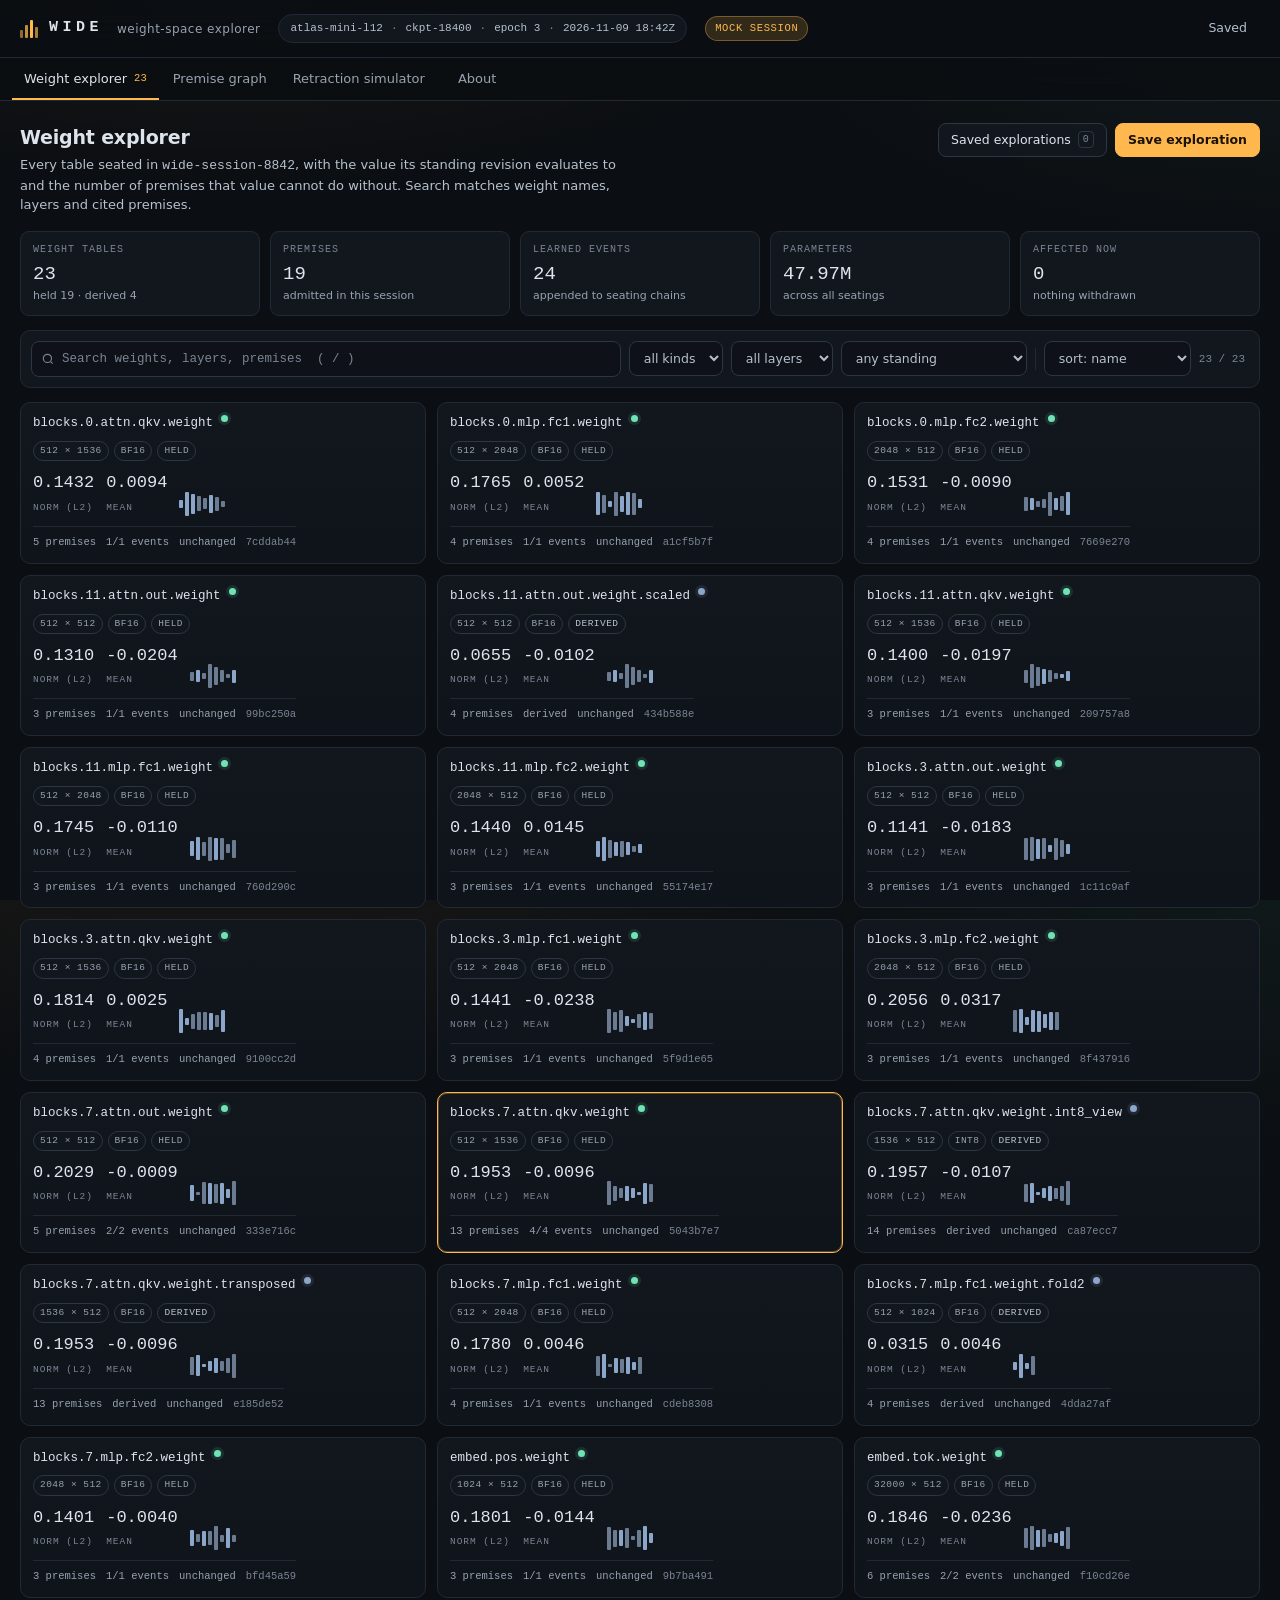
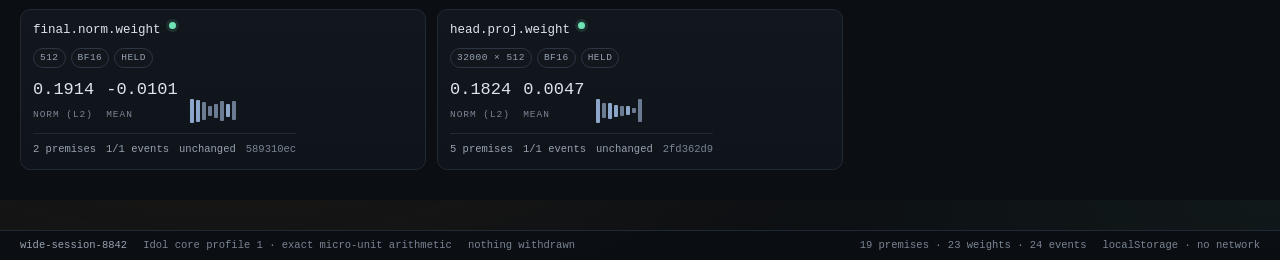
<file: index.html>
<!doctype html>
<html lang="en">
<head>
<meta charset="utf-8">
<meta name="viewport" content="width=device-width, initial-scale=1">
<title>Wide — weight-space explorer (prototype)</title>
<meta name="description" content="Prototype of Wide's weight-space explorer: a searchable grid of weight tables, a premise graph for any weight, and a retraction simulator over an exact mock session.">
<meta name="color-scheme" content="dark">
<style>
:root {
  --bg: #0b0e12;
  --bg-2: #0e1218;
  --panel: #12171e;
  --panel-2: #151b23;
  --raise: #1a212a;
  --line: #212934;
  --line-2: #2c3644;
  --ink: #dde4ec;
  --ink-2: #b6c1cd;
  --ink-3: #97a2b0;
  --ink-4: #7a8493;
  --accent: #ffb84d;
  --accent-dim: rgba(255, 184, 77, 0.16);
  --mint: #6fe3b4;
  --rose: #ff7189;
  --violet: #b79cff;
  --steel: #8ba6c9;
  --pink: #f2a2c2;
  --mono: ui-monospace, "SF Mono", SFMono-Regular, "JetBrains Mono", Menlo, Consolas, monospace;
  --sans: system-ui, -apple-system, "Segoe UI", Inter, Roboto, sans-serif;
  --r: 10px;
  --shadow: 0 18px 44px rgba(0, 0, 0, 0.45);
}

* { box-sizing: border-box; }

html, body { height: 100%; }

body {
  margin: 0;
  background:
    radial-gradient(1100px 460px at 18% -12%, rgba(255, 184, 77, 0.07), transparent 65%),
    radial-gradient(900px 420px at 100% 0%, rgba(111, 227, 180, 0.05), transparent 60%),
    var(--bg);
  color: var(--ink);
  font-family: var(--sans);
  font-size: 14px;
  line-height: 1.5;
  -webkit-font-smoothing: antialiased;
}

button, input, select, textarea { font: inherit; color: inherit; }
button { cursor: pointer; }
a { color: var(--accent); }

::-webkit-scrollbar { width: 10px; height: 10px; }
::-webkit-scrollbar-thumb { background: #232c37; border-radius: 8px; border: 2px solid transparent; background-clip: padding-box; }
::-webkit-scrollbar-track { background: transparent; }

/* ---------------------------------------------------------------- shell */
.shell { min-height: 100%; display: flex; flex-direction: column; overflow-x: hidden; }

.topbar {
  position: sticky; top: 0; z-index: 40;
  display: flex; align-items: center; gap: 18px;
  padding: 0 20px; height: 58px; overflow: hidden;
  background: rgba(11, 14, 18, 0.9);
  backdrop-filter: blur(14px);
  border-bottom: 1px solid var(--line);
}

.brand { display: flex; align-items: center; gap: 11px; flex: 0 1 auto; min-width: 0; }
.brand .glyph { display: flex; align-items: flex-end; gap: 2px; height: 18px; }
.brand .glyph i { display: block; width: 3px; background: var(--accent); border-radius: 1px; }
.brand .glyph i:nth-child(1) { height: 8px; opacity: 0.55; }
.brand .glyph i:nth-child(2) { height: 13px; opacity: 0.75; }
.brand .glyph i:nth-child(3) { height: 18px; }
.brand .glyph i:nth-child(4) { height: 11px; opacity: 0.65; }
.brand .word { font-family: var(--mono); font-size: 15px; letter-spacing: 0.3em; font-weight: 600; }
.brand .sub { color: var(--ink-3); font-size: 12px; letter-spacing: 0.04em; padding-left: 3px; white-space: nowrap; }
@media (max-width: 860px) { .brand .sub { display: none; } }
@media (max-width: 520px) { .topbar .chip.mock { display: none; } .topbar { gap: 10px; padding: 0 14px; } }

.sesspill {
  display: none; align-items: center; gap: 8px; flex: none;
  font-family: var(--mono); font-size: 11px; color: var(--ink-2);
  border: 1px solid var(--line); border-radius: 999px; padding: 5px 11px;
  background: var(--panel);
}
@media (min-width: 1180px) { .sesspill { display: flex; } }
.sesspill .dotsep { color: var(--ink-4); }

.spacer { flex: 1; }

.chip {
  display: inline-flex; align-items: center; gap: 6px;
  font-family: var(--mono); font-size: 10.5px; letter-spacing: 0.06em;
  text-transform: uppercase; padding: 4px 9px; border-radius: 999px;
  border: 1px solid var(--line-2); color: var(--ink-2); background: var(--panel);
  white-space: nowrap;
}
.chip.mock { color: var(--accent); border-color: rgba(255, 184, 77, 0.35); background: var(--accent-dim); }
.chip.live { color: var(--mint); border-color: rgba(111, 227, 180, 0.3); background: rgba(111, 227, 180, 0.08); }
.chip.warn { color: var(--rose); border-color: rgba(255, 113, 137, 0.34); background: rgba(255, 113, 137, 0.09); }
.chip.quiet { color: var(--ink-3); }

.btn {
  display: inline-flex; align-items: center; gap: 7px;
  border: 1px solid var(--line-2); background: var(--panel);
  color: var(--ink); border-radius: 8px; padding: 7px 12px;
  font-size: 12.5px; transition: border-color .14s, background .14s, color .14s;
}
.btn:hover { border-color: #3a4757; background: var(--raise); }
.btn:focus-visible, .node:focus-visible, .tab:focus-visible, .wcard:focus-visible {
  outline: 2px solid var(--accent); outline-offset: 2px;
}
.btn.primary { background: var(--accent); color: #1a1204; border-color: var(--accent); font-weight: 600; }
.btn.primary:hover { background: #ffc86b; }
.btn.danger { color: var(--rose); border-color: rgba(255, 113, 137, 0.4); background: rgba(255, 113, 137, 0.08); }
.btn.danger:hover { background: rgba(255, 113, 137, 0.16); }
.btn.ghost { background: transparent; border-color: transparent; color: var(--ink-2); }
.btn.ghost:hover { background: var(--panel); color: var(--ink); }
.btn.sm { padding: 4px 9px; font-size: 11.5px; border-radius: 7px; }
.btn[disabled] { opacity: .45; cursor: not-allowed; }
.btn .kbd { font-family: var(--mono); font-size: 10px; color: var(--ink-4); border: 1px solid var(--line-2); border-radius: 4px; padding: 0 4px; }

.tabs {
  display: flex; gap: 2px; padding: 0 12px; overflow-x: auto; max-width: 100vw;
  background: rgba(11, 14, 18, 0.86); backdrop-filter: blur(10px);
  border-bottom: 1px solid var(--line); position: sticky; top: 58px; z-index: 35;
}
.tab {
  appearance: none; background: none; border: 0; border-bottom: 2px solid transparent;
  color: var(--ink-3); padding: 11px 12px 9px; font-size: 13px; white-space: nowrap;
  display: flex; align-items: center; gap: 7px;
}
.tab:hover { color: var(--ink); }
.tab[aria-selected="true"] { color: var(--ink); border-bottom-color: var(--accent); }
.tab .count { font-family: var(--mono); font-size: 10.5px; color: var(--ink-4); }
.tab[aria-selected="true"] .count { color: var(--accent); }

main { flex: 1; padding: 22px 20px 60px; max-width: 1560px; width: 100%; margin: 0 auto; min-width: 0; }
@media (max-width: 520px) { main { padding: 16px 12px 48px; } }

/* --------------------------------------------------------------- header */
.vhead { display: flex; flex-wrap: wrap; align-items: flex-start; gap: 14px; margin-bottom: 16px; }
.vhead h1 { font-size: 19px; font-weight: 600; margin: 0; letter-spacing: -0.01em; }
.vhead h1.mono { font-family: var(--mono); font-size: 17px; letter-spacing: 0; word-break: break-all; }
.vhead .lede { color: var(--ink-2); font-size: 13px; max-width: 74ch; margin: 4px 0 0; }
.vhead .actions { margin-left: auto; display: flex; gap: 8px; flex-wrap: wrap; }
.crumb { font-family: var(--mono); font-size: 11px; color: var(--ink-4); margin-bottom: 6px; }
.crumb button { background: none; border: 0; color: var(--ink-3); padding: 0; font-family: inherit; font-size: inherit; }
.crumb button:hover { color: var(--accent); }

/* ---------------------------------------------------------------- panel */
.panel {
  border: 1px solid var(--line); background: var(--panel); border-radius: var(--r);
  padding: 16px;
}
.panel h2 {
  font-size: 11px; text-transform: uppercase; letter-spacing: 0.13em;
  color: var(--ink-3); margin: 0 0 12px; font-weight: 600;
  display: flex; align-items: center; gap: 8px;
}
.panel h2 .tag { font-family: var(--mono); text-transform: none; letter-spacing: 0; color: var(--ink-4); font-weight: 400; }
.panel .muted { color: var(--ink-3); }

/* -------------------------------------------------------------- toolbar */
.toolbar {
  display: flex; flex-wrap: wrap; gap: 8px; align-items: center;
  padding: 10px; border: 1px solid var(--line); border-radius: var(--r);
  background: var(--panel); margin-bottom: 14px;
}
.search { position: relative; flex: 1 1 260px; min-width: 200px; }
.search input {
  width: 100%; padding: 8px 10px 8px 30px; border-radius: 8px;
  border: 1px solid var(--line-2); background: var(--bg-2); color: var(--ink);
  font-family: var(--mono); font-size: 12.5px;
}
.search input::placeholder { color: var(--ink-4); }
.search svg { position: absolute; left: 10px; top: 50%; transform: translateY(-50%); color: var(--ink-4); }
select.ctl, input.ctl {
  padding: 8px 10px; border-radius: 8px; border: 1px solid var(--line-2);
  background: var(--bg-2); color: var(--ink-2); font-size: 12.5px;
}
select.ctl:focus, input.ctl:focus, textarea:focus { outline: 1px solid var(--accent); border-color: var(--accent); }
.toolbar .sep { width: 1px; height: 22px; background: var(--line); }
.tbcount { font-family: var(--mono); font-size: 11px; color: var(--ink-4); margin-left: auto; padding-right: 4px; }

/* ---------------------------------------------------------------- stats */
.stats { display: grid; grid-template-columns: repeat(auto-fit, minmax(126px, 1fr)); gap: 10px; margin-bottom: 14px; }
.stat { border: 1px solid var(--line); border-radius: 9px; background: var(--panel); padding: 10px 12px; }
.stat .k { font-family: var(--mono); font-size: 10px; text-transform: uppercase; letter-spacing: 0.1em; color: var(--ink-4); }
.stat .v { font-family: var(--mono); font-size: 19px; margin-top: 3px; }
.stat .s { font-size: 11px; color: var(--ink-3); }

/* ----------------------------------------------------------------- grid */
.wgrid { display: grid; grid-template-columns: repeat(auto-fill, minmax(306px, 1fr)); gap: 11px; }
.wcard {
  text-align: left; width: 100%;
  border: 1px solid var(--line); border-radius: var(--r); background:
    linear-gradient(180deg, #12171e 0%, #0f141a 100%);
  padding: 12px; color: inherit; transition: border-color .14s, transform .14s, box-shadow .14s;
  display: flex; flex-direction: column; gap: 9px; min-width: 0;
}
.wcard:hover { border-color: #3b4757; transform: translateY(-1px); box-shadow: 0 10px 26px rgba(0,0,0,.32); }
.wcard[data-selected="true"] { border-color: var(--accent); box-shadow: 0 0 0 1px rgba(255,184,77,.3) inset; }
.wcard .top { display: flex; align-items: flex-start; gap: 8px; min-width: 0; }
.wcard .nm { font-family: var(--mono); font-size: 12.5px; color: var(--ink); word-break: break-all; line-height: 1.35; flex: 1; min-width: 0; }
.wcard .chips { display: flex; flex-wrap: wrap; gap: 5px; }
.wcard .chips .chip { padding: 2px 6px; font-size: 9.5px; letter-spacing: .05em; }
.wcard .vals { display: flex; align-items: flex-end; gap: 12px; }
.wcard .val { font-family: var(--mono); }
.wcard .val .n { font-size: 17px; }
.wcard .val .l { font-size: 9.5px; text-transform: uppercase; letter-spacing: .1em; color: var(--ink-4); }
.wcard .spark { margin-left: auto; }
.wcard .foot {
  display: flex; align-items: center; gap: 10px; flex-wrap: wrap;
  border-top: 1px solid var(--line); padding-top: 8px; margin-top: auto;
  font-family: var(--mono); font-size: 10.5px; color: var(--ink-3);
}
.wcard .foot .aff { color: var(--rose); }
.wcard .foot .dg { color: var(--ink-4); margin-left: auto; }

.dot { width: 7px; height: 7px; border-radius: 50%; flex: none; display: inline-block; }
.dot.ok { background: var(--mint); box-shadow: 0 0 0 3px rgba(111,227,180,.12); }
.dot.partial { background: var(--accent); box-shadow: 0 0 0 3px rgba(255,184,77,.12); }
.dot.hist { background: var(--rose); box-shadow: 0 0 0 3px rgba(255,113,137,.12); }
.dot.derived { background: var(--steel); box-shadow: 0 0 0 3px rgba(139,166,201,.12); }

.sparkbars { display: flex; align-items: center; gap: 2px; height: 26px; }
.sparkbars i { width: 4px; border-radius: 1px; display: block; }
.sparkbars i.p { background: var(--steel); }
.sparkbars i.n { background: #6b7c92; }

.empty {
  border: 1px dashed var(--line-2); border-radius: var(--r); padding: 26px;
  text-align: center; color: var(--ink-3); font-size: 13px;
}
.empty strong { color: var(--ink-2); font-weight: 600; }

/* ---------------------------------------------------------------- graph */
.graph-scroll { overflow-x: auto; border: 1px solid var(--line); border-radius: var(--r); background:
  linear-gradient(180deg, #10151b, #0c1015); padding: 6px; }
svg.graphdefs { position: absolute; width: 0; height: 0; }
svg.g { display: block; }
.g .edge { fill: none; stroke: #33404f; stroke-width: 1.4; }
.g .edge.live { stroke: #41546a; }
.g .edge.dead { stroke: rgba(255,113,137,.55); stroke-dasharray: 4 4; }
.g .edge.support { stroke: rgba(255,184,77,.4); }
.g .n-box { fill: #151b23; stroke: #2b3644; stroke-width: 1; }
.g .n-box.focus { fill: #1b2029; stroke: var(--accent); stroke-width: 1.5; }
.g .n-box.dim { fill: #11161c; stroke: #232c37; }
.g .n-box.bad { stroke: rgba(255,113,137,.6); }
.g g.node { cursor: pointer; }
.g g.node:not([data-act]) { cursor: default; }
.g .node:hover .n-box { stroke: var(--accent); }
.g .t1 { font-family: var(--mono); font-size: 11px; fill: #dde4ec; }
.g .t2 { font-family: var(--sans); font-size: 10px; fill: #8b97a5; }
.g .t3 { font-family: var(--mono); font-size: 9.5px; fill: #93a0ae; }
.g .t4 { font-family: var(--mono); font-size: 9.5px; fill: #7a8493; }
.g .col-label { font-family: var(--mono); font-size: 9.5px; letter-spacing: .16em; fill: #83909f; text-transform: uppercase; }
.g .strike { text-decoration: line-through; }

.legend { display: flex; flex-wrap: wrap; gap: 14px; font-size: 11px; color: var(--ink-3); padding: 8px 4px 2px; }
.legend span { display: inline-flex; align-items: center; gap: 6px; }
.legend i { display: inline-block; width: 16px; height: 2px; border-radius: 2px; }
.legend i.solid { background: #41546a; }
.legend i.dash { background: repeating-linear-gradient(90deg, var(--rose) 0 4px, transparent 4px 8px); }
.legend i.sup { background: rgba(255,184,77,.55); }

.cols2 { display: grid; grid-template-columns: 1.15fr 1fr; gap: 12px; margin-top: 12px; align-items: start; }
@media (max-width: 1080px) { .cols2 { grid-template-columns: 1fr; } }

/* --------------------------------------------------------------- ledger */
.ledwrap { overflow-x: auto; margin: 0 -2px; }
.ledger { width: 100%; min-width: 430px; border-collapse: collapse; font-family: var(--mono); font-size: 11.5px; }
.ledger th {
  text-align: left; font-weight: 500; color: var(--ink-4); font-size: 9.5px;
  text-transform: uppercase; letter-spacing: .1em; padding: 0 8px 6px; border-bottom: 1px solid var(--line);
}
.ledger td { padding: 7px 8px; border-bottom: 1px solid #1a212a; vertical-align: top; }
.ledger tr.total td { border-bottom: 0; border-top: 1px solid var(--line-2); color: var(--ink); font-weight: 600; }
.ledger tr.dead td { color: var(--ink-4); }
.ledger tr.dead .op { color: var(--rose); }
.ledger .op { color: var(--ink-3); }
.ledger .why { font-family: var(--sans); color: var(--ink-3); font-size: 10.5px; display: block; margin-top: 2px; }
.vec { font-family: var(--mono); font-size: 11px; color: var(--ink-2); word-break: break-word; }
.formula {
  margin-top: 10px; padding: 9px 11px; border-radius: 8px; background: var(--bg-2);
  border: 1px solid var(--line); font-family: var(--mono); font-size: 11.5px; color: var(--ink-2);
}
.formula b { color: var(--accent); font-weight: 600; }

/* ----------------------------------------------------------------- list */
.plist { display: flex; flex-direction: column; gap: 1px; }
.prow {
  display: grid; grid-template-columns: 1fr auto; gap: 9px; align-items: start;
  padding: 9px 8px; border-radius: 8px; border: 1px solid transparent; background: transparent;
  text-align: left; width: 100%; color: inherit;
}
.prow:hover { background: var(--panel-2); border-color: var(--line); }
.prow[data-withdrawn="true"] { opacity: .62; }
.prow .pid { font-family: var(--mono); font-size: 11.5px; color: var(--ink); }
.prow .pst { display: block; font-size: 11.5px; color: var(--ink-3); margin-top: 2px; }
.prow .meta { font-family: var(--mono); font-size: 10px; color: var(--ink-4); margin-top: 4px; display: flex; gap: 10px; flex-wrap: wrap; }
.prow .right { display: flex; gap: 6px; align-items: center; }
.prow[data-withdrawn="true"] .pid { text-decoration: line-through; color: var(--ink-4); }

.kind { font-family: var(--mono); font-size: 9px; text-transform: uppercase; letter-spacing: .09em; padding: 2px 5px; border-radius: 4px; border: 1px solid; white-space: nowrap; }
.kind.fact { color: var(--steel); border-color: rgba(139,166,201,.35); background: rgba(139,166,201,.09); }
.kind.observation { color: var(--mint); border-color: rgba(111,227,180,.32); background: rgba(111,227,180,.08); }
.kind.rule { color: var(--violet); border-color: rgba(183,156,255,.34); background: rgba(183,156,255,.09); }
.kind.constraint { color: var(--accent); border-color: rgba(255,184,77,.34); background: rgba(255,184,77,.09); }
.kind.authority { color: var(--pink); border-color: rgba(242,162,194,.34); background: rgba(242,162,194,.09); }

/* --------------------------------------------------------------- tables */
.dtable { width: 100%; border-collapse: collapse; font-size: 12px; }
.dtable th {
  text-align: left; padding: 7px 9px; font-size: 9.5px; letter-spacing: .1em; text-transform: uppercase;
  color: var(--ink-4); font-weight: 600; border-bottom: 1px solid var(--line); white-space: nowrap;
  position: sticky; top: 0; background: var(--panel); z-index: 1;
}
.dtable th.num, .dtable td.num { text-align: right; font-family: var(--mono); }
.dtable td { padding: 8px 9px; border-bottom: 1px solid #1a212a; vertical-align: top; }
.dtable tbody tr { cursor: pointer; }
.dtable tbody tr:hover { background: var(--panel-2); }
.dtable tbody tr.flash { background: rgba(255,184,77,.07); }
.dtable .wname { font-family: var(--mono); font-size: 11.5px; word-break: break-all; }
.dtable .delta.up { color: var(--mint); }
.dtable .delta.down { color: var(--rose); }
.dtable .cause { color: var(--ink-3); font-size: 11px; }
.dtable .was { color: var(--ink-4); }
.dtable .now { color: var(--ink); }
.depth { font-family: var(--mono); font-size: 10px; border: 1px solid var(--line-2); border-radius: 999px; padding: 1px 7px; color: var(--ink-3); }
.depth.d0 { color: var(--rose); border-color: rgba(255,113,137,.4); }
.depth.dn { color: var(--steel); border-color: rgba(139,166,201,.4); }

.tblwrap { overflow: auto; max-height: 62vh; border: 1px solid var(--line); border-radius: var(--r); }

/* ----------------------------------------------------------- withdrawal */
.wdlayout { display: grid; grid-template-columns: 380px 1fr; gap: 12px; align-items: start; }
@media (max-width: 980px) { .wdlayout { grid-template-columns: 1fr; } }
.picker { border: 1px solid var(--line); border-radius: var(--r); background: var(--panel); padding: 12px; position: sticky; top: 118px; max-height: calc(100vh - 140px); display: flex; flex-direction: column; }
@media (max-width: 980px) { .picker { position: static; max-height: none; } }
.picker .plist { overflow: auto; margin-top: 8px; padding-right: 4px; }
.kgroup { margin-top: 10px; }
.kgroup .kh {
  font-family: var(--mono); font-size: 9.5px; letter-spacing: .12em; text-transform: uppercase;
  color: var(--ink-4); padding: 6px 4px; display: flex; align-items: center; gap: 7px;
  border-top: 1px solid var(--line);
}
.kgroup .kh .n { margin-left: auto; }

.withdrawn-strip { display: flex; gap: 6px; flex-wrap: wrap; margin-bottom: 12px; }
.wtag {
  display: inline-flex; align-items: center; gap: 6px; font-family: var(--mono); font-size: 10.5px;
  border: 1px solid rgba(255,113,137,.35); background: rgba(255,113,137,.08); color: var(--rose);
  border-radius: 999px; padding: 3px 4px 3px 8px;
}
.wtag button { background: none; border: 0; color: var(--rose); padding: 0 3px; font-size: 12px; line-height: 1; opacity: .8; }
.wtag button:hover { opacity: 1; }

.diffbars { display: grid; gap: 10px; }
.db-legend { display: flex; gap: 14px; align-items: center; font-family: var(--mono); font-size: 10px; color: var(--ink-3); margin-bottom: 10px; }
.db-legend span { display: inline-flex; align-items: center; gap: 5px; }
.db-legend .sw { width: 14px; height: 5px; border-radius: 2px; display: inline-block; }
.db-legend .sw.before { background: #46566a; }
.db-legend .sw.after { background: var(--accent); }
.db-legend .hint { margin-left: auto; }
.db-row { display: grid; grid-template-columns: 46px minmax(60px, 1fr) 132px; gap: 10px; align-items: center; }
.db-k { font-family: var(--mono); font-size: 10px; text-transform: uppercase; letter-spacing: .08em; color: var(--ink-3); }
.db-tracks { display: flex; flex-direction: column; gap: 3px; }
.db-t { height: 7px; border-radius: 4px; background: #182029; position: relative; overflow: hidden; }
.db-t i { position: absolute; left: 0; top: 0; bottom: 0; border-radius: 4px; display: block; }
.db-t i.b { background: #46566a; }
.db-t i.a { background: var(--accent); }
.db-v { font-family: var(--mono); font-size: 11px; color: var(--ink-2); text-align: right; line-height: 1.35; }
.db-v b.up { color: var(--mint); font-weight: 500; }
.db-v b.down { color: var(--rose); font-weight: 500; }
@media (max-width: 520px) { .db-row { grid-template-columns: 40px minmax(50px, 1fr) 112px; } .db-legend .hint { display: none; } }

/* --------------------------------------------------------------- modal */
.scrim {
  position: fixed; inset: 0; background: rgba(4, 6, 9, 0.72); backdrop-filter: blur(3px);
  display: flex; align-items: center; justify-content: center; padding: 20px; z-index: 90;
}
.modal {
  width: min(760px, 100%); max-height: 88vh; overflow: auto;
  background: var(--panel); border: 1px solid var(--line-2); border-radius: 14px;
  box-shadow: var(--shadow); padding: 20px;
}
.modal h3 { margin: 0 0 4px; font-size: 16px; }
.modal .mh { display: flex; align-items: flex-start; gap: 12px; margin-bottom: 14px; }
.modal .mh .x { margin-left: auto; }
.modal .mbody { display: grid; gap: 12px; }
.modal .mfoot { display: flex; gap: 8px; justify-content: flex-end; margin-top: 16px; flex-wrap: wrap; }
.modal .mono { font-family: var(--mono); font-size: 11.5px; color: var(--ink-2); word-break: break-all; }
.modal .kv { display: grid; grid-template-columns: 116px 1fr; gap: 4px 12px; font-size: 12px; }
.modal .kv dt { color: var(--ink-4); font-family: var(--mono); font-size: 10.5px; text-transform: uppercase; letter-spacing: .06em; padding-top: 2px; }
.modal .kv dd { margin: 0; color: var(--ink-2); word-break: break-word; }
.modal .cone { border: 1px solid rgba(255,113,137,.28); background: rgba(255,113,137,.05); border-radius: 9px; padding: 11px 12px; }
.modal .cone .h { font-family: var(--mono); font-size: 10.5px; color: var(--rose); letter-spacing: .06em; margin-bottom: 6px; }
.modal .cone ul { margin: 0; padding-left: 16px; font-family: var(--mono); font-size: 11px; color: var(--ink-2); }
.modal textarea, .notes textarea {
  width: 100%; min-height: 82px; resize: vertical; padding: 9px 10px; border-radius: 8px;
  border: 1px solid var(--line-2); background: var(--bg-2); color: var(--ink);
  font-family: var(--sans); font-size: 12.5px; line-height: 1.5;
}

/* -------------------------------------------------------------- drawer */
.drawer {
  position: fixed; top: 0; right: 0; bottom: 0; width: min(430px, 100%); z-index: 80;
  background: var(--panel); border-left: 1px solid var(--line-2); box-shadow: var(--shadow);
  display: flex; flex-direction: column;
}
.drawer .dh { display: flex; align-items: center; gap: 10px; padding: 16px 16px 12px; border-bottom: 1px solid var(--line); }
.drawer .dh h3 { margin: 0; font-size: 14px; }
.drawer .db { padding: 14px 16px; overflow: auto; display: flex; flex-direction: column; gap: 10px; }
.expl {
  border: 1px solid var(--line); border-radius: 9px; padding: 11px 12px; background: var(--bg-2);
  display: flex; flex-direction: column; gap: 7px;
}
.expl .nm { font-size: 13px; font-weight: 600; }
.expl .meta { font-family: var(--mono); font-size: 10.5px; color: var(--ink-4); }
.expl .btns { display: flex; gap: 6px; margin-top: 2px; }
.expl .note { font-size: 11.5px; color: var(--ink-3); border-left: 2px solid var(--line-2); padding-left: 8px; }

/* ---------------------------------------------------------------- misc */
.notes { margin-top: 12px; }
.notes .saved { font-family: var(--mono); font-size: 10.5px; color: var(--ink-4); margin-left: auto; text-transform: none; letter-spacing: 0; }
.hint { font-size: 11.5px; color: var(--ink-4); }
.hint kbd { font-family: var(--mono); font-size: 10px; border: 1px solid var(--line-2); border-radius: 4px; padding: 0 4px; color: var(--ink-3); }
.reasons { display: flex; flex-direction: column; gap: 6px; font-size: 12px; color: var(--ink-2); }
.reasons li { margin-left: 16px; }
.tryrow { display: flex; gap: 8px; flex-wrap: wrap; margin-top: 10px; }

.toast {
  position: fixed; bottom: 22px; left: 50%; transform: translateX(-50%) translateY(10px);
  background: var(--raise); border: 1px solid var(--line-2); color: var(--ink);
  padding: 9px 15px; border-radius: 999px; font-size: 12.5px; z-index: 120;
  box-shadow: var(--shadow); opacity: 0; transition: opacity .18s, transform .18s; pointer-events: none;
  max-width: 90vw; text-align: center;
}
.toast.on { opacity: 1; transform: translateX(-50%) translateY(0); }

.statusbar {
  border-top: 1px solid var(--line); background: rgba(11,14,18,.9);
  font-family: var(--mono); font-size: 10.5px; color: var(--ink-4);
  padding: 7px 20px; display: flex; gap: 16px; flex-wrap: wrap; align-items: center;
}
.statusbar .m { color: var(--ink-3); }
.statusbar .push { margin-left: auto; }

/* ------------------------------------------------------------- about */
.about { max-width: 900px; display: flex; flex-direction: column; gap: 14px; }
.about h2 { font-size: 13px; text-transform: uppercase; letter-spacing: .12em; color: var(--ink-3); margin: 0 0 10px; }
.about p { margin: 0 0 10px; color: var(--ink-2); font-size: 13.5px; line-height: 1.65; }
.about ul { margin: 0 0 10px; padding-left: 18px; color: var(--ink-2); font-size: 13px; line-height: 1.6; }
.about li { margin-bottom: 5px; }
.about code { font-family: var(--mono); font-size: 11.5px; background: var(--bg-2); border: 1px solid var(--line); border-radius: 4px; padding: 1px 5px; color: var(--ink); }
.about .two { display: grid; grid-template-columns: 1fr 1fr; gap: 12px; }
@media (max-width: 760px) { .about .two { grid-template-columns: 1fr; } }
.about .gap { border-left: 2px solid var(--rose); padding-left: 10px; }
.about .real { border-left: 2px solid var(--mint); padding-left: 10px; }

@media (prefers-reduced-motion: reduce) {
  * { transition: none !important; animation: none !important; }
}

</style>
</head>
<body>
<div class="shell">

  <header class="topbar">
    <div class="brand">
      <span class="glyph" aria-hidden="true"><i></i><i></i><i></i><i></i></span>
      <span class="word">WIDE</span>
      <span class="sub">weight-space explorer</span>
    </div>
    <div class="sesspill">
      <span>atlas-mini-l12</span><span class="dotsep">·</span><span>ckpt-18400</span>
      <span class="dotsep">·</span><span>epoch 3</span>
      <span class="dotsep">·</span><span>2026-11-09 18:42Z</span>
    </div>
    <span class="chip mock">mock session</span>
    <span class="spacer"></span>
    <button class="btn ghost" data-act="drawer-open">Saved</button>
  </header>

  <nav class="tabs" role="tablist" aria-label="Views">
    <button class="tab" role="tab" data-act="nav" data-view="explorer" aria-selected="true">
      Weight explorer <span class="count" id="tab-weights">23</span>
    </button>
    <button class="tab" role="tab" data-act="nav" data-view="graph" aria-selected="false">
      Premise graph
    </button>
    <button class="tab" role="tab" data-act="nav" data-view="retraction" aria-selected="false">
      Retraction simulator <span class="count" id="tab-withdrawn"></span>
    </button>
    <button class="tab" role="tab" data-act="nav" data-view="about" aria-selected="false">
      About
    </button>
  </nav>

  <main id="view" role="tabpanel"></main>

  <div class="statusbar">
    <span class="m">wide-session-8842</span>
    <span>Idol core profile 1 · exact micro-unit arithmetic</span>
    <span id="sb-withdrawn">nothing withdrawn</span>
    <span class="push" id="boot-note"></span>
    <span>localStorage · no network</span>
  </div>
</div>

<div class="toast" id="toast" role="status" aria-live="polite"></div>

<script>
window.WIDE_SEED = {"meta":{"product":"Wide","surface":"weight-space explorer (prototype)","session":"wide-session-8842","checkpoint":"atlas-mini-l12 @ ckpt-18400","epoch":3,"clock":"2026-11-09T18:42:00Z","seed_label":"mock session, exact arithmetic, no compiler","generator":"seedgen.py (deterministic, sha256)","profile":"Idol core profile 1 (weights as first-class values)"},"premises":[{"id":"F-CORPUS-0412","kind":"fact","subkind":"corpus","label":"corpus tier3-shard-0412 admitted","statement":"412,880,113 tokens, license clean, dedup 0.91, no eval overlap","authority":"compiler:admission","registered":"2026-11-07T09:14:20Z","valid_until":null,"derivation":null,"note":null,"source":"admission/0412.manifest","digest":"c0c72e5e85baced88cc6ed19ebc9ebfdb0146f8e29d5d5c90ac764fb0856e34f"},{"id":"F-CORPUS-0413","kind":"fact","subkind":"corpus","label":"corpus tier3-shard-0413 admitted","statement":"388,102,774 tokens, license clean, dedup 0.88, no eval overlap","authority":"compiler:admission","registered":"2026-11-07T09:14:22Z","valid_until":null,"derivation":null,"note":null,"source":"admission/0413.manifest","digest":"fe624db170527afc5baacaea21e62c970a55b2044afd2074eb52b37b54991e81"},{"id":"F-TOKENIZER","kind":"fact","subkind":"substrate","label":"tokenizer v3 frozen","statement":"vocab 32000, no merges admitted after step 0, normalization NFC","authority":"compiler:admission","registered":"2026-11-06T22:03:11Z","valid_until":null,"derivation":null,"note":null,"source":"substrate/tokenizer.v3.id","digest":"0a74677107af3aa7623f7dc7dbb28a54761800a9faa46c831d895cb980b1b422"},{"id":"F-INIT-SEED","kind":"fact","subkind":"substrate","label":"initialization: xavier-uniform, seed 7f2a91","statement":"all layer-0 and embedding seatings anchor on this initialization","authority":"compiler:admission","registered":"2026-11-06T22:03:12Z","valid_until":null,"derivation":null,"note":null,"source":"substrate/init.xavier.seed7f2a91","digest":"9c10178d66d5dae067ff0b07e6c7d6406fc9048de49be8eebc6b233f9d000dea"},{"id":"F-DTYPE","kind":"fact","subkind":"descriptor","label":"dtype policy: bf16 storage, fp32 accumulate","statement":"cast once on store; every snapshot converts to the anchor dtype once","authority":"compiler:admission","registered":"2026-11-06T22:03:13Z","valid_until":null,"derivation":null,"note":null,"source":"descriptor/dtype.policy.v1","digest":"87d22e2e63e570d5003e47f48f1aa4dc83e31995ea0cc4a9db128565e01b9155"},{"id":"O-PERPLX-431","kind":"observation","subkind":"measurement","label":"held-out perplexity 4.31","statement":"tier3-eval, n=2048, bf16, measured at ckpt-18400","authority":"observer:eyes","registered":"2026-11-09T11:02:04Z","valid_until":null,"derivation":{"rule":"measure/perplexity","cites":["w-b3-qkv","w-b3-out","w-head-proj"]},"note":null,"source":"eyes/perplexity/tier3-eval/run-8821","digest":"422fc9fe4aebba7df259d98c056f331c35418d100febe7b103507438c6d500c2"},{"id":"O-PERPLX-398","kind":"observation","subkind":"measurement","label":"held-out perplexity 3.98 after learning pass","statement":"tier3-eval, n=2048, bf16, measured after learn-1 pass 3","authority":"observer:eyes","registered":"2026-11-09T15:41:55Z","valid_until":null,"derivation":{"rule":"measure/perplexity","cites":["w-b7-out","w-head-proj"]},"note":null,"source":"eyes/perplexity/tier3-eval/run-8844","digest":"8b026cd62acea3c7b50da169ae13f4917c920b1bb6c0228e4c41c9ee88175da0"},{"id":"O-GRADNORM","kind":"observation","subkind":"measurement","label":"gradient norm 0.84 at step 18400","statement":"fp32 accumulate, accum 4, clip 1.0 never engaged","authority":"observer:eyes","registered":"2026-11-09T09:12:40Z","valid_until":null,"derivation":{"rule":"measure/grad-norm","cites":["w-b3-fc1"]},"note":null,"source":"eyes/grad/step-18400","digest":"0d7f439f2d8718efff4c885e84795a699ad84682ce2caf5a7c49168b16d71235"},{"id":"O-LOSS-SPIKE","kind":"observation","subkind":"anomaly","label":"loss spike 3.2\u03c3 at step 17920","statement":"recovered by step 17990; attributed to shard 0413 boundary","authority":"observer:eyes","registered":"2026-11-08T23:20:13Z","valid_until":null,"derivation":{"rule":"measure/loss-trace","cites":["w-b0-qkv","w-embed-pos"]},"note":null,"source":"eyes/loss/step-17920","digest":"342242cb19b394e663b44baaae232c52440ffe6bbc3b4d5c5a5f77030f7c35a8"},{"id":"O-CHANEQ","kind":"observation","subkind":"measurement","label":"channel energy spread 4.8% in blocks.3.attn.out","statement":"per-head energy, 16 heads, delta against seating chain head","authority":"observer:eyes","registered":"2026-11-09T12:31:09Z","valid_until":null,"derivation":{"rule":"measure/channel-energy","cites":["w-b3-out"]},"note":null,"source":"eyes/energy/blocks.3.attn.out","digest":"445c5327d6e28e9230e692670d0b1ac15e355c3d95bdb02d025d3402f9036d6d"},{"id":"R-LEARN1","kind":"rule","subkind":"learning","label":"learn-1: candidate choice, +1 capped","statement":"cites the original choice, O1, O2, O3; publishes an appended seating","authority":"learner:learn-1","registered":"2026-11-06T22:10:00Z","valid_until":null,"derivation":null,"note":null,"source":"rules/learn-1.v3.id","digest":"855a92c8760af60e48f92e3aed26c5713a5def779f04cea5afcccf7af5a23f2c"},{"id":"R-OPT-ADAMW","kind":"rule","subkind":"optimizer","label":"adamw lr 3e-4 cosine to 0, wd 0.1","statement":"\u03b2 0.9/0.95, eps 1e-8, no warmup after restart 2","authority":"learner:optimizer","registered":"2026-11-06T22:10:02Z","valid_until":null,"derivation":null,"note":null,"source":"rules/adamw.v2.id","digest":"b43485ef3e737b1449849b2c6125b3cc9aed1cc823c9191c20bcea7f53f81ff4"},{"id":"R-CURRICULUM","kind":"rule","subkind":"schedule","label":"curriculum tier2 \u2192 tier3 at 80% of step budget","statement":"tier3 admitted into the batch mix from step 14720","authority":"learner:schedule","registered":"2026-11-06T22:10:05Z","valid_until":null,"derivation":null,"note":null,"source":"rules/curriculum.v1.id","digest":"a9552763b8d28c6c638040e8617490898ae764b7164e21a9b3aae11779ea9a1b"},{"id":"C-EQUALIZE","kind":"constraint","subkind":"structural","label":"channel equalization: per-head energy within 2%","statement":"checked per head; a violated head refuses, it does not clip","authority":"operator:clpi","registered":"2026-11-07T18:02:44Z","valid_until":null,"derivation":null,"note":null,"source":"constraints/equalize.v2.id","digest":"0b192be5f7403601cff21135556a126982e2d5a5e82a686b9f489520fb832cb0"},{"id":"C-QUANT","kind":"constraint","subkind":"structural","label":"int8 group 64, asymmetric, clip 4.0","statement":"per-axis scale, zero point recomputed per group, refuses on overflow","authority":"operator:clpi","registered":"2026-11-07T18:04:10Z","valid_until":null,"derivation":null,"note":null,"source":"constraints/quant-int8.v1.id","digest":"dd7ba7ce06afeed3b25e65dbcf54e3d104cad9cd632d56441b3f9d87670dd282"},{"id":"C-TIED-EMBED","kind":"constraint","subkind":"structural","label":"output projection tied to token embedding","statement":"head.proj shares the token embedding seating; no independent payload","authority":"operator:clpi","registered":"2026-11-07T18:05:00Z","valid_until":null,"derivation":null,"note":null,"source":"constraints/tied-embed.v1.id","digest":"b8253f769ec3547897dcc2c53a3071d9c57567742aad65797b6c3150536ab053"},{"id":"A-OPERATOR-SAFETY","kind":"authority","subkind":"approval","label":"operator approved safety-slice reweight","statement":"layer-7 attention and layer-11 block, approved by clpi at 09:41","authority":"operator:clpi","registered":"2026-11-09T17:41:02Z","valid_until":null,"derivation":null,"note":null,"source":"authority/approvals/2026-11-09.yaml#safety-slice","digest":"77e817ae72ab4fc10ae20f2548ffa141d563a6e8b6a961a967073694feca7032"},{"id":"A-REVIEW-1842","kind":"authority","subkind":"review","label":"review 1842 accepted: layer-7 attention","statement":"two seat review, both seats accept the seating chain as standing","authority":"operator:clpi","registered":"2026-11-09T13:20:44Z","valid_until":null,"derivation":null,"note":null,"source":"authority/reviews/1842.md","digest":"37ea45766efa186ddd013fd5636e22d23a2c504afb0b00d534e1b9d5d49f802d"},{"id":"A-PROVISIONAL-QKV","kind":"authority","subkind":"provisional","label":"provisional: layer-7 qkv delta until ckpt-19000","statement":"admits the operator reweight only while the checkpoint is below 19000","authority":"operator:clpi","registered":"2026-11-09T17:42:10Z","valid_until":"2026-11-10T00:00:00Z","derivation":null,"note":"Expires in about 5 hours at the session clock. Expiry is shown as a warning only: this prototype does not auto-retract on expiry.","source":"authority/provisional/ckpt-19000.md","digest":"9346734f118bf836830f82ca8f24b936fa462a28a49d0ad4b685325ab1e81c0d"}],"weights":[{"id":"w-embed-tok","name":"embed.tok.weight","dims":[32000,512],"dtype":"bf16","kind":"held","layer":"embed","role":"embedding","anchor":{"cites":["F-TOKENIZER","F-DTYPE"],"values":[-72152,-84715,66881,-67860,-34105,31829,60882,-83372]},"relation":null,"events":[{"id":"e-tok-1","rule":"reweight","step":14208,"delta":[4116,2837,-5194,-2748,-828,3812,2659,-348],"cites":["F-CORPUS-0412","R-OPT-ADAMW"],"note":"shard 0412 folded into the embedding rows it touches","weight":"w-embed-tok","digest":"6137f8b13353345b458cb9bff5f2de5a358a08630ab7011fbc8f64045012f8bb"},{"id":"e-tok-2","rule":"curriculum-fold","step":15120,"delta":[-7877,-7209,-341,4120,6868,-323,-6186,730],"cites":["F-CORPUS-0413","R-CURRICULUM"],"note":"tier-3 rows admitted mid-schedule","weight":"w-embed-tok","digest":"7ad641c3b09f63217d9f91fcba89aad28631bf2106a184cdd18cce325d88e104"}],"digest":"f10cd26e56a210cc3a7038c5872a8a88e4c0c495cf9bb7ef63b900dfa15d7c3d"},{"id":"w-embed-pos","name":"embed.pos.weight","dims":[1024,512],"dtype":"bf16","kind":"held","layer":"embed","role":"embedding","anchor":{"cites":["F-INIT-SEED","F-DTYPE"],"values":[-81397,-56196,64848,-72305,-18001,-70776,85773,32599]},"relation":null,"events":[{"id":"e-pos-1","rule":"reweight","step":640,"delta":[-2633,-5653,-7100,625,3010,7711,1733,2194],"cites":["R-OPT-ADAMW"],"note":"positional table never re-anchored; one reweight only","weight":"w-embed-pos","digest":"b7af83b6e1d00149ad15295a69f3fbe9e173cae29b073c49e12f151488c3331c"}],"digest":"9b7ba4911f124b3177ed518be195e1628a16419c8ada87f59385f7cf632e4614"},{"id":"w-b0-qkv","name":"blocks.0.attn.qkv.weight","dims":[512,1536],"dtype":"bf16","kind":"held","layer":"blocks.0","role":"attn.qkv","anchor":{"cites":["F-INIT-SEED","F-DTYPE"],"values":[18737,77542,69976,-46822,-30161,65772,-46594,-23522]},"relation":null,"events":[{"id":"e-b0qkv-1","rule":"reweight","step":17952,"delta":[6822,708,-4771,-3388,-5233,-8710,1371,3601],"cites":["F-CORPUS-0412","R-OPT-ADAMW","O-LOSS-SPIKE"],"note":"post-spike recovery step","weight":"w-b0-qkv","digest":"977e5ce7a38618ac1ead4debc7f2cc30f342114468253dca12ef9874a01c81d6"}],"digest":"7cddab448edaafd44a226ff4eec10f6036a73c003e4d49b56499e97363d0ae2d"},{"id":"w-b0-fc1","name":"blocks.0.mlp.fc1.weight","dims":[512,2048],"dtype":"bf16","kind":"held","layer":"blocks.0","role":"mlp.fc1","anchor":{"cites":["F-INIT-SEED","F-DTYPE"],"values":[69779,-62083,19365,-71853,61193,84163,-78144,29919]},"relation":null,"events":[{"id":"e-b0fc1-1","rule":"reweight","step":18016,"delta":[7581,3281,-647,-8304,-9094,-6897,4569,-1214],"cites":["F-CORPUS-0412","R-OPT-ADAMW"],"note":"steady-state step after recovery","weight":"w-b0-fc1","digest":"dd2a11c5919ebf87c9cd90d73d89c60f7dbef937b24691980805fdd75e8352fb"}],"digest":"a1cf5b7f33c427ada433ac14fd9316d3293c32c900d1b82eb089e5f7c17568b1"},{"id":"w-b0-fc2","name":"blocks.0.mlp.fc2.weight","dims":[2048,512],"dtype":"bf16","kind":"held","layer":"blocks.0","role":"mlp.fc2","anchor":{"cites":["F-INIT-SEED","F-DTYPE"],"values":[-55367,48117,-21723,-29852,-77198,47525,-49431,78829]},"relation":null,"events":[{"id":"e-b0fc2-1","rule":"reweight","step":18016,"delta":[7407,-4433,-949,-1041,-6736,-6193,-1674,1077],"cites":["F-CORPUS-0412","R-OPT-ADAMW"],"note":"steady-state step after recovery","weight":"w-b0-fc2","digest":"6aada82e0b434c318f2a4b2be95dcb4f69b5d803c6692ede00e13fee36b3dec6"}],"digest":"7669e2705d3c39301b7074e0016f26de0fbdae317a1723233b6a6cbc20de1aaf"},{"id":"w-b3-qkv","name":"blocks.3.attn.qkv.weight","dims":[512,1536],"dtype":"bf16","kind":"held","layer":"blocks.3","role":"attn.qkv","anchor":{"cites":["F-DTYPE"],"values":[88971,27311,-65118,-62465,-63194,54734,-54296,88071]},"relation":null,"events":[{"id":"e-b3qkv-1","rule":"reweight","step":18400,"delta":[-738,-1670,9065,-5012,-3963,7936,9143,-8764],"cites":["F-CORPUS-0412","R-OPT-ADAMW","O-GRADNORM"],"note":"gradient-norm-conditioned reweight","weight":"w-b3-qkv","digest":"ded64f7421b9e37100ee961af3872cde86740dfc02500018ef17b64f94ff7399"}],"digest":"9100cc2d5aa064acd12fe38b68c4e099f3d0ad93055ca01095851cf93ece3b3d"},{"id":"w-b3-out","name":"blocks.3.attn.out.weight","dims":[512,512],"dtype":"bf16","kind":"held","layer":"blocks.3","role":"attn.out","anchor":{"cites":["F-DTYPE"],"values":[-56282,-59971,35311,-53195,21102,-41487,-44284,29410]},"relation":null,"events":[{"id":"e-b3out-1","rule":"reweight","step":18368,"delta":[9178,8680,8381,8077,-5162,-4831,6987,-8709],"cites":["R-OPT-ADAMW","O-GRADNORM"],"note":"output projection follows the gradient observation","weight":"w-b3-out","digest":"b49dcfdece452b680e1d8a8b2880d3da43756eff74caba3d84c30aeae09babe4"}],"digest":"1c11c9aff1f0c092321fca13083b1077f5e2d719251e1c580453915ea1960613"},{"id":"w-b3-fc1","name":"blocks.3.mlp.fc1.weight","dims":[512,2048],"dtype":"bf16","kind":"held","layer":"blocks.3","role":"mlp.fc1","anchor":{"cites":["F-DTYPE"],"values":[-70397,-61463,-57516,24193,19934,-44641,44666,-51878]},"relation":null,"events":[{"id":"e-b3fc1-1","rule":"curriculum-fold","step":15408,"delta":[-2293,6500,-7775,5826,-9013,2246,8996,1992],"cites":["F-CORPUS-0412","R-CURRICULUM"],"note":"tier-3 width admitted into the first mlp","weight":"w-b3-fc1","digest":"1fa7e2ee3fcb6d83077b5990a583c56ce9d0b703219aa0063b5248e3d53ea48a"}],"digest":"5f9d1e65a2d74089bf18c374ade804226a27f7a8c73e9c622f177df90d7d427f"},{"id":"w-b3-fc2","name":"blocks.3.mlp.fc2.weight","dims":[2048,512],"dtype":"bf16","kind":"held","layer":"blocks.3","role":"mlp.fc2","anchor":{"cites":["F-DTYPE"],"values":[-90997,89795,34958,77933,83231,45509,77334,-68116]},"relation":null,"events":[{"id":"e-b3fc2-1","rule":"curriculum-fold","step":15408,"delta":[5646,2683,-3366,5578,-3750,6962,-9127,-700],"cites":["F-CORPUS-0412","R-CURRICULUM"],"note":"counterpart of the first mlp fold","weight":"w-b3-fc2","digest":"25942cdbb2af1815aa9a331b29518c07283d474a000201a2d3340f4f62add235"}],"digest":"8f437916cab6f7faa6eadc4dcf76348ebe9a2189fdcc897398d57a99efa804b5"},{"id":"w-b7-qkv","name":"blocks.7.attn.qkv.weight","dims":[512,1536],"dtype":"bf16","kind":"held","layer":"blocks.7","role":"attn.qkv","anchor":{"cites":["F-DTYPE"],"values":[-91765,-61165,-36087,63161,67334,19246,78139,-71953]},"relation":null,"events":[{"id":"e-b7qkv-1","rule":"learn-1","step":18212,"delta":[-3516,2317,6121,3981,-8859,9051,6627,-1641],"cites":["R-LEARN1","O-PERPLX-431","O-PERPLX-398"],"note":"learn-1 chose the layer-7 attention candidate: cites the original choice and both perplexity observations","weight":"w-b7-qkv","digest":"0222665a4477a989b75075db85cb8859aec694421ec13dd2044fc15a11910924"},{"id":"e-b7qkv-2","rule":"reweight","step":18388,"delta":[1541,1169,-8533,-3973,2174,-6192,-1186,5358],"cites":["A-OPERATOR-SAFETY","A-PROVISIONAL-QKV"],"note":"operator safety-slice reweight, provisional until ckpt-19000","weight":"w-b7-qkv","digest":"2384d9cf961a7fcafe339511932472eefc9f2f67c4d73a55fb9e6f1c12a4b436"},{"id":"e-b7qkv-3","rule":"learn-1","step":17968,"delta":[-8275,-3122,-5102,-2504,-9171,-8873,1712,-4181],"cites":["R-LEARN1","O-LOSS-SPIKE","F-CORPUS-0413"],"note":"learn-1 recovery choice after the loss spike","weight":"w-b7-qkv","digest":"573c786dcd4e41e202848d50940b18700427a49cc2311ab6cfc7b240334c211e"},{"id":"e-b7qkv-4","rule":"equalize","step":18401,"delta":[-1577,-3913,-1392,5751,-7646,336,6465,-6624],"cites":["C-EQUALIZE","A-REVIEW-1842"],"note":"equalization pass accepted by review 1842","weight":"w-b7-qkv","digest":"2b05452d90bba8cc592b467bcbb9cfe7c591b79f88d68d57b8249f7177d7cb10"}],"digest":"5043b7e705dc3cab120eb420e578a54711f1196b302176b3f31f3fdeca2071d9"},{"id":"w-b7-out","name":"blocks.7.attn.out.weight","dims":[512,512],"dtype":"bf16","kind":"held","layer":"blocks.7","role":"attn.out","anchor":{"cites":["F-DTYPE"],"values":[51426,-21111,-89757,91853,-81174,88395,42494,-82112]},"relation":null,"events":[{"id":"e-b7out-1","rule":"equalize","step":18401,"delta":[8109,4683,1427,-4370,5793,-2142,-5404,-4678],"cites":["C-EQUALIZE","O-CHANEQ","A-REVIEW-1842"],"note":"equalization pass, conditioned on the channel-energy observation","weight":"w-b7-out","digest":"24056ea7865c91fd1bfd5774a44e632172fadd05c968e7f4e0da3e786f6b49c2"},{"id":"e-b7out-2","rule":"reweight","step":18212,"delta":[4895,4487,1465,-6551,-884,-3271,-2968,-7673],"cites":["R-OPT-ADAMW"],"note":"same step as the learned qkv seating","weight":"w-b7-out","digest":"ef988be910e7f730c99b99d648833a514e484beab2a2e9ec9a788421151fcac0"}],"digest":"333e716c1104997bf540d42ce59818623cf29ef12de8b6fe8e7ed34f9c45da70"},{"id":"w-b7-fc1","name":"blocks.7.mlp.fc1.weight","dims":[512,2048],"dtype":"bf16","kind":"held","layer":"blocks.7","role":"mlp.fc1","anchor":{"cites":["F-DTYPE"],"values":[-73875,86754,-18656,60052,-52824,74419,38048,-74907]},"relation":null,"events":[{"id":"e-b7fc1-1","rule":"curriculum-fold","step":16032,"delta":[-4805,7926,6800,-1810,-1820,-7987,-7475,6736],"cites":["F-CORPUS-0413","R-CURRICULUM","O-GRADNORM"],"note":"tier-3 fold, scaled by the gradient observation","weight":"w-b7-fc1","digest":"c0aa4bad774b0540bb3fc5c3ad68bba2f639e041425ac8af2c2b7e8703806c05"}],"digest":"cdeb83089e98dccbcb5904eb6f564a1c5877441a44eb916491181120ea56716a"},{"id":"w-b7-fc2","name":"blocks.7.mlp.fc2.weight","dims":[2048,512],"dtype":"bf16","kind":"held","layer":"blocks.7","role":"mlp.fc2","anchor":{"cites":["F-DTYPE"],"values":[55656,-35545,56660,-41898,-70627,-19223,69611,-20529]},"relation":null,"events":[{"id":"e-b7fc2-1","rule":"reweight","step":18176,"delta":[-4324,8417,-6371,-4789,-7287,-4575,-3785,-3656],"cites":["F-CORPUS-0413","R-OPT-ADAMW"],"note":"second mlp reweight","weight":"w-b7-fc2","digest":"e8fe90e22c4a43e2f22e9122606cfe603973b4c9e49ed6b120018cd9f0384f90"}],"digest":"bfd45a592bdcef234000b870a3158fcc7f018ab0eb370813185edcf676c2d929"},{"id":"w-b11-qkv","name":"blocks.11.attn.qkv.weight","dims":[512,1536],"dtype":"bf16","kind":"held","layer":"blocks.11","role":"attn.qkv","anchor":{"cites":["F-DTYPE"],"values":[-52693,-86246,-66810,46917,-34034,-23070,23048,29179]},"relation":null,"events":[{"id":"e-b11qkv-1","rule":"reweight","step":18388,"delta":[7262,2363,928,4079,-6566,1062,-9092,5766],"cites":["A-OPERATOR-SAFETY","R-OPT-ADAMW"],"note":"last block reweight, same approval as layer 7","weight":"w-b11-qkv","digest":"3d9c84e730a8bb7bd4b69edb7e5399aafbaa2374ce6329c97fe9a1dc7ec667cc"}],"digest":"209757a8f7545b1b7e329820640085900a205f98df2dcc1b9a7fb00539eae4d9"},{"id":"w-b11-out","name":"blocks.11.attn.out.weight","dims":[512,512],"dtype":"bf16","kind":"held","layer":"blocks.11","role":"attn.out","anchor":{"cites":["F-DTYPE"],"values":[-23848,32372,-28119,-85438,-53462,-42840,-20000,51304]},"relation":null,"events":[{"id":"e-b11out-1","rule":"reweight","step":18388,"delta":[-8040,8667,6701,3985,-6616,3434,5701,-6687],"cites":["A-OPERATOR-SAFETY","R-OPT-ADAMW"],"note":"last block output projection","weight":"w-b11-out","digest":"7ca79aaef8fb3d27943bae30984555c194f0ed140b73d2d682ba01d5b866fa5b"}],"digest":"99bc250ac14982338537b74d570e14710ee6a3362668d6e88dd60fae8421fd6d"},{"id":"w-b11-fc1","name":"blocks.11.mlp.fc1.weight","dims":[512,2048],"dtype":"bf16","kind":"held","layer":"blocks.11","role":"mlp.fc1","anchor":{"cites":["F-DTYPE"],"values":[44735,75112,-43597,-70451,78647,-76181,-18661,-57886]},"relation":null,"events":[{"id":"e-b11fc1-1","rule":"curriculum-fold","step":16032,"delta":[2564,947,-1428,-7518,-8334,5132,-9074,-1827],"cites":["F-CORPUS-0413","R-CURRICULUM"],"note":"final mlp fold","weight":"w-b11-fc1","digest":"ec86918ed126a4a0b494d4072c72ccbe60d38e9d61535908f95d74c9c9595252"}],"digest":"760d290cc8f01f3aacc4a745b8464f3d58645687e0b125827ae6b7a871837b1c"},{"id":"w-b11-fc2","name":"blocks.11.mlp.fc2.weight","dims":[2048,512],"dtype":"bf16","kind":"held","layer":"blocks.11","role":"mlp.fc2","anchor":{"cites":["F-DTYPE"],"values":[50362,76895,-68789,38598,-50181,42812,-30128,21489]},"relation":null,"events":[{"id":"e-b11fc2-1","rule":"curriculum-fold","step":16032,"delta":[1781,1714,8684,8798,-3002,-419,8881,8721],"cites":["F-CORPUS-0413","R-CURRICULUM"],"note":"final mlp fold, output side","weight":"w-b11-fc2","digest":"1e9457f890aa6a8c38fce8650364ec2f20f6a701f9b20cb8b695e8f51b09c30c"}],"digest":"55174e1706510da99c05a5c9f39e90a3ea31f286c9c9b6f3d45d87dda5be5e7b"},{"id":"w-head-proj","name":"head.proj.weight","dims":[32000,512],"dtype":"bf16","kind":"held","layer":"head","role":"projection","anchor":{"cites":["F-TOKENIZER","C-TIED-EMBED","F-DTYPE"],"values":[91497,-71944,70739,57061,-33758,45073,-21907,-89481]},"relation":null,"events":[{"id":"e-head-1","rule":"reweight","step":14208,"delta":[8072,8425,-4995,-5714,-7022,-6152,1878,-4260],"cites":["F-CORPUS-0413","R-OPT-ADAMW"],"note":"tied rows follow the embedding, this delta is the untied remainder","weight":"w-head-proj","digest":"477b3c66393b17fc6bbe4f4bca3ffe4d9d7cf267690ef3a7afde590783f87484"}],"digest":"2fd362d91bc073ba1182ebe04131ef7813aeadd4bb31ba864c72c3725a017f2c"},{"id":"w-final-norm","name":"final.norm.weight","dims":[512],"dtype":"bf16","kind":"held","layer":"head","role":"norm","anchor":{"cites":["F-DTYPE"],"values":[82957,81388,-70506,-45034,-46079,-73118,42500,-76741]},"relation":null,"events":[{"id":"e-norm-1","rule":"equalize","step":18401,"delta":[7018,2272,3947,8602,-8149,-1402,5505,6128],"cites":["C-EQUALIZE"],"note":"final scale equalized against the last block","weight":"w-final-norm","digest":"58739c80fe336aac8c0828bf9a3c04339f24fc68811af9eada5be62159046842"}],"digest":"589310ec0525db577da7a725df76b9fabe24525c82949c24baf4b75d33ae1e14"},{"id":"d-b7qkv-t","name":"blocks.7.attn.qkv.weight.transposed","dims":[1536,512],"dtype":"bf16","kind":"derived","layer":"blocks.7","role":"attn.qkv.transposed","anchor":null,"relation":{"op":"transpose","deps":["w-b7-qkv"],"premises":[]},"events":[],"digest":"e185de5245f5ae0dfa3205949e9fbe1840ba9df63c1c16e95cf1ad764a2dc1c5"},{"id":"d-b7qkv-i8","name":"blocks.7.attn.qkv.weight.int8_view","dims":[1536,512],"dtype":"int8","kind":"derived","layer":"blocks.7","role":"attn.qkv.int8","anchor":null,"relation":{"op":"quantize","step":3906,"deps":["d-b7qkv-t"],"premises":["C-QUANT"]},"events":[],"digest":"ca87ecc7fd530f36436076e7657f46ec89cfab5b21c3f91f7d199b71b55909a8"},{"id":"d-b7fc1-f2","name":"blocks.7.mlp.fc1.weight.fold2","dims":[512,1024],"dtype":"bf16","kind":"derived","layer":"blocks.7","role":"mlp.fc1.fold2","anchor":null,"relation":{"op":"fold2","deps":["w-b7-fc1"],"premises":[]},"events":[],"digest":"4dda27afda5697a52bd1649be7f330f1547268198e1507305e3cfeff940de98b"},{"id":"d-b11out-s","name":"blocks.11.attn.out.weight.scaled","dims":[512,512],"dtype":"bf16","kind":"derived","layer":"blocks.11","role":"attn.out.scaled","anchor":null,"relation":{"op":"scale","p":1,"q":2,"deps":["w-b11-out"],"premises":["C-EQUALIZE"]},"events":[],"digest":"434b588e07d3ae95024111d0c5261e11346c61bb11f30884bea225208f8deb88"}]};
</script>
<script>
/* Wide weight-space explorer — derivation engine.
 *
 * Ports the standing / support / retraction rules of Idol core profile 1
 * (clpi/idol-wide spec.md sections 1-6, clpi/idol-wsp Idol-Weights-Semantics.md)
 * onto the mock session in seed.json. Every number is exact integer arithmetic
 * in micro-units (1e-6), so the browser and verify.mjs cannot drift.
 *
 * Rules implemented:
 *   support(x)      = transitive premise closure over required dependency edges
 *   live(event)     = every premise in support(event) admitted and unwithdrawn
 *   snapshot(w)     = anchor + sum of live deltas (held), or relation of deps (derived)
 *   usable(w)       = no withdrawn premise in support(w)
 *   cone(p)         = the records (events, weights) whose support contains p
 *   retraction      = withdraw p, exclude exactly the events in its cone
 */
(function (root, factory) {
  if (typeof module === 'object' && module.exports) module.exports = factory();
  else root.WideEngine = factory();
}(typeof self !== 'undefined' ? self : this, function () {
  'use strict';

  var MICRO = 1000000;

  function roundDiv(a, b) {
    // round half away from zero, integer only
    var q = Math.abs(a) / Math.abs(b);
    var r = Math.floor(q);
    var frac = q - r;
    var m = frac >= 0.5 ? r + 1 : r;
    if (m === 0) return 0;
    return (a < 0) !== (b < 0) ? -m : m;
  }

  function createEngine(seed) {
    var premises = new Map();
    var weights = new Map();
    var events = new Map();
    var eventOrder = [];

    seed.premises.forEach(function (p) { premises.set(p.id, p); });
    seed.weights.forEach(function (w) {
      weights.set(w.id, w);
      (w.events || []).forEach(function (e) {
        var rec = Object.assign({}, e, { weight: w.id });
        events.set(rec.id, rec);
        eventOrder.push(rec);
      });
    });

    /* ---------------------------------------------------------- support */
    var supportCache = new Map();

    function citeSupport(target, set) {
      target.forEach(function (c) {
        if (!premises.has(c) && !weights.has(c) && !events.has(c)) {
          throw new Error('unresolved citation: ' + c);
        }
        support(c).forEach(function (x) { set.add(x); });
      });
    }

    function support(id) {
      if (supportCache.has(id)) return supportCache.get(id);
      var set = new Set();
      var p = premises.get(id);
      if (p) {
        set.add(id);
        if (p.derivation && p.derivation.cites) citeSupport(p.derivation.cites, set);
      } else if (weights.has(id)) {
        var w = weights.get(id);
        if (w.kind === 'held') {
          citeSupport(w.anchor.cites, set);
        } else {
          citeSupport(w.relation.deps, set);
          citeSupport(w.relation.premises || [], set);
        }
      } else if (events.has(id)) {
        citeSupport(events.get(id).cites, set);
      } else {
        throw new Error('unknown record: ' + id);
      }
      supportCache.set(id, set);
      return set;
    }

    /* Blast-radius support: the static premise closure a record's *value*
     * depends on. For a weight this includes its anchor support, its derived
     * inputs, and every learned event in its revision -- an event that a
     * withdrawal kills still changes the snapshot, so it is inside the cone.
     * Liveness (below) uses the narrower support(), which is why a weight with
     * one dead event can still be usable. */
    var coneSupportCache = new Map();
    function coneSupport(id) {
      if (coneSupportCache.has(id)) return coneSupportCache.get(id);
      var set = new Set();
      var p = premises.get(id);
      if (p) {
        set.add(id);
        if (p.derivation && p.derivation.cites) {
          p.derivation.cites.forEach(function (c) { coneSupport(c).forEach(function (x) { set.add(x); }); });
        }
      } else if (weights.has(id)) {
        var w = weights.get(id);
        support(id).forEach(function (x) { set.add(x); });
        if (w.kind !== 'held') {
          w.relation.deps.forEach(function (d) { coneSupport(d).forEach(function (x) { set.add(x); }); });
        }
        (w.events || []).forEach(function (e) {
          support(e.id).forEach(function (x) { set.add(x); });
        });
      } else if (events.has(id)) {
        support(id).forEach(function (x) { set.add(x); });
        events.get(id).cites.forEach(function (c) { coneSupport(c).forEach(function (x) { set.add(x); }); });
      }
      coneSupportCache.set(id, set);
      return set;
    }

    // acyclic check over the dependency graph (premises -> weights -> events)
    function checkAcyclic() {
      var state = new Map();
      function children(id) {
        var p = premises.get(id);
        if (p) return (p.derivation && p.derivation.cites) || [];
        var w = weights.get(id);
        if (w) {
          return w.kind === 'held'
            ? w.anchor.cites.slice()
            : w.relation.deps.concat(w.relation.premises || []);
        }
        var e = events.get(id);
        if (e) return e.cites.slice();
        return [];
      }
      function walk(id, stack) {
        var s = state.get(id);
        if (s === 2) return;
        if (s === 1) throw new Error('cyclic dependency: ' + stack.concat(id).join(' -> '));
        state.set(id, 1);
        children(id).forEach(function (c) { walk(c, stack.concat(id)); });
        state.set(id, 2);
      }
      Array.from(premises.keys()).forEach(function (id) { walk(id, []); });
      Array.from(weights.keys()).forEach(function (id) { walk(id, []); });
      Array.from(events.keys()).forEach(function (id) { walk(id, []); });
      return true;
    }

    /* ------------------------------------------------------------ cone */
    function cone(premiseId) {
      if (!premises.has(premiseId)) throw new Error('cone: unknown premise ' + premiseId);
      var coneEvents = [];
      var coneWeights = [];
      eventOrder.forEach(function (e) {
        if (support(e.id).has(premiseId)) coneEvents.push(e.id);
      });
      Array.from(weights.keys()).forEach(function (wid) {
        if (coneSupport(wid).has(premiseId)) coneWeights.push(wid);
      });
      return { premise: premiseId, events: coneEvents, weights: coneWeights };
    }

    /* -------------------------------------------------------- evaluation */
    function firstWithdrawn(ids, withdrawn) {
      var hit = null;
      ids.forEach(function (pid) { if (!hit && withdrawn.has(pid)) hit = pid; });
      return hit;
    }

    function relationApply(rel, upValues) {
      var base = upValues[0] ? upValues[0].slice() : [];
      switch (rel.op) {
        case 'transpose':
          return base.slice().reverse();
        case 'quantize':
          return base.map(function (v) { return Math.round(v / rel.step) * rel.step; });
        case 'fold2': {
          var out = [];
          for (var i = 0; i + 1 < base.length; i += 2) out.push(roundDiv(base[i] + base[i + 1], 2));
          if (base.length % 2) out.push(base[base.length - 1]);
          return out;
        }
        case 'scale':
          return base.map(function (v) { return roundDiv(v * rel.p, rel.q); });
        case 'negate':
          return base.map(function (v) { return -v; });
        default:
          return base;
      }
    }

    function resolver(withdrawnSet) {
      var withdrawn = withdrawnSet instanceof Set ? withdrawnSet : new Set(withdrawnSet || []);
      var memo = new Map();

      function state(wid) {
        if (memo.has(wid)) return memo.get(wid);
        var w = weights.get(wid);
        var out = { id: wid, weight: w, liveEvents: [], deadEvents: [] };
        var supportHit = firstWithdrawn(support(wid), withdrawn);
        out.supportHit = supportHit;

        if (w.kind === 'held') {
          out.values = w.anchor.values.slice();
          w.events.forEach(function (e) {
            var killedBy = firstWithdrawn(support(e.id), withdrawn);
            if (killedBy) {
              out.deadEvents.push({ event: e, killedBy: killedBy });
            } else {
              out.liveEvents.push(e);
              for (var i = 0; i < out.values.length; i++) out.values[i] += e.delta[i] || 0;
            }
          });
          out.relationNote = null;
        } else {
          var upStates = w.relation.deps.map(state);
          out.values = relationApply(w.relation, upStates.map(function (s) { return s.values; }));
          var upstreamUnusable = upStates.filter(function (s) { return !s.usable; })[0];
          out.upstreamNote = upstreamUnusable ? upstreamUnusable.id : null;
        }

        out.usable = !supportHit && (!out.upstreamNote);
        out.unusableReason = supportHit
          ? { kind: 'anchor', premise: supportHit }
          : (out.upstreamNote
            ? { kind: 'upstream', weight: out.upstreamNote,
                premise: state(out.upstreamNote).unusableReason && state(out.upstreamNote).unusableReason.premise }
            : null);
        memo.set(wid, out);
        return out;
      }

      function stats(s) {
        var sum = 0, sumsq = 0, maxAbs = 0;
        s.values.forEach(function (v) {
          sum += v; sumsq += v * v;
          if (Math.abs(v) > maxAbs) maxAbs = Math.abs(v);
        });
        return {
          values: s.values,
          norm: Math.sqrt(sumsq) / MICRO,
          mean: s.values.length ? sum / s.values.length / MICRO : 0,
          maxAbs: maxAbs / MICRO,
          usable: s.usable,
          unusableReason: s.unusableReason,
          liveEvents: s.liveEvents,
          deadEvents: s.deadEvents,
          liveCount: s.liveEvents.length,
          deadCount: s.deadEvents.length
        };
      }

      return { state: state, stats: stats, withdrawn: withdrawn };
    }

    function snapshot(withdrawnSet) {
      var r = resolver(withdrawnSet);
      var out = new Map();
      weights.forEach(function (w, wid) { out.set(wid, r.stats(r.state(wid))); });
      return out;
    }

    /* ------------------------------------------------------------- diff */
    function causeText(wid, before, after) {
      var reasons = [];
      if (after.deadEvents.length > before.deadEvents.length) {
        var extra = after.deadEvents.filter(function (d) {
          return !before.deadEvents.some(function (b) { return b.event.id === d.event.id; });
        });
        extra.forEach(function (d) {
          reasons.push('event ' + d.event.id + ' retracted by ' + d.killedBy);
        });
      }
      if (!after.usable && before.usable && after.unusableReason) {
        var why = after.unusableReason;
        if (why.kind === 'anchor') reasons.push('anchor support withdrawn: ' + why.premise);
        else reasons.push('upstream ' + why.weight + ' is no longer usable');
      }
      if (!reasons.length) {
        var w = weights.get(wid);
        if (w.kind === 'derived') reasons.push('derived from ' + w.relation.deps.join(', ') + ' re-evaluated');
        else reasons.push('snapshot unchanged');
      }
      return reasons;
    }

    function diff(withdrawn) {
      var before = snapshot([]);
      var after = snapshot(withdrawn);
      var depthMemo = new Map();

      function depthOf(wid) {
        if (depthMemo.has(wid)) return depthMemo.get(wid);
        var w = weights.get(wid);
        var b = before.get(wid), a = after.get(wid);
        if (b.liveCount !== a.liveCount || (b.usable && !a.usable)) {
          depthMemo.set(wid, 0);
          return 0;
        }
        if (w.kind === 'derived') {
          var best = Infinity;
          w.relation.deps.forEach(function (d) {
            var dd = depthOf(d);
            if (dd + 1 < best) best = dd + 1;
          });
          if (best !== Infinity) { depthMemo.set(wid, best); return best; }
        }
        depthMemo.set(wid, 0);
        return 0;
      }

      var rows = [];
      weights.forEach(function (w, wid) {
        var b = before.get(wid), a = after.get(wid);
        var valuesChanged = b.values.some(function (v, i) { return v !== a.values[i]; });
        var statusChanged = b.usable !== a.usable;
        var eventsChanged = b.liveCount !== a.liveCount;
        if (!valuesChanged && !statusChanged && !eventsChanged) return;
        rows.push({
          weightId: wid,
          name: w.name,
          kind: w.kind,
          layer: w.layer,
          role: w.role,
          depth: depthOf(wid),
          before: b,
          after: a,
          deltaNorm: a.norm - b.norm,
          pctNorm: b.norm ? (a.norm - b.norm) / b.norm * 100 : 0,
          valuesChanged: valuesChanged,
          statusChanged: statusChanged,
          eventsChanged: eventsChanged,
          cause: causeText(wid, b, a)
        });
      });
      rows.sort(function (x, y) {
        if (x.depth !== y.depth) return x.depth - y.depth;
        return Math.abs(y.deltaNorm) - Math.abs(x.deltaNorm);
      });

      var eventsRetracted = 0, weightsAffected = rows.length;
      eventOrder.forEach(function (e) {
        var live = !firstWithdrawn(support(e.id), withdrawn);
        if (!live) eventsRetracted++;
      });
      return {
        rows: rows,
        summary: {
          weightsAffected: weightsAffected,
          eventsRetracted: eventsRetracted,
          eventsTotal: eventOrder.length,
          weightsHistorical: rows.filter(function (r) { return !r.after.usable; }).length,
          downstream: rows.filter(function (r) { return r.depth > 0; }).length
        }
      };
    }

    /* --------------------------------------------------------- utilities */
    function paramCount(dims) {
      return dims.reduce(function (a, b) { return a * b; }, 1);
    }

    function premiseUsage(pid) {
      var evs = [], ws = [];
      eventOrder.forEach(function (e) { if (support(e.id).has(pid)) evs.push(e.id); });
      weights.forEach(function (w, wid) { if (coneSupport(wid).has(pid)) ws.push(wid); });
      return { events: evs, weights: ws };
    }

    function eventsForWeight(wid) {
      var w = weights.get(wid);
      return w.kind === 'held' ? w.events.slice() : [];
    }

    function premisesForWeight(wid) {
      return Array.from(coneSupport(wid));
    }

    function record(id) {
      return premises.get(id) || weights.get(id) || events.get(id) || null;
    }

    return {
      seed: seed,
      meta: seed.meta,
      MICRO: MICRO,
      premises: premises,
      weights: weights,
      events: events,
      eventOrder: eventOrder,
      support: support,
      coneSupport: coneSupport,
      cone: cone,
      checkAcyclic: checkAcyclic,
      resolver: resolver,
      snapshot: snapshot,
      diff: diff,
      paramCount: paramCount,
      premiseUsage: premiseUsage,
      eventsForWeight: eventsForWeight,
      premisesForWeight: premisesForWeight,
      record: record,
      roundDiv: roundDiv
    };
  }

  return { createEngine: createEngine, MICRO: MICRO, roundDiv: roundDiv };
}));

</script>
<script>
/* Wide weight-space explorer — application shell.
 * Vanilla JS, no dependencies. All numbers come from WideEngine over WIDE_SEED.
 */
(function () {
  'use strict';

  var E = window.WideEngine.createEngine(window.WIDE_SEED);
  var STORE = 'wide.wse.v1';
  var MICRO = E.MICRO;

  var DEFAULTS = {
    view: 'explorer',
    selected: 'w-b7-qkv',
    withdrawn: [],
    filters: { q: '', kind: 'all', layer: 'all', status: 'all', sort: 'name' },
    premiseFilter: '',
    notes: {},
    premiseNotes: {},
    explorations: [],
    activeId: null,
    focusPremise: null,
    diffWeight: null
  };

  var state = JSON.parse(JSON.stringify(DEFAULTS));
  var cache = null;
  var toastTimer = null;

  /* ------------------------------------------------------------- helpers */
  function $(sel, root) { return (root || document).querySelector(sel); }
  function $$(sel, root) { return Array.prototype.slice.call((root || document).querySelectorAll(sel)); }

  function esc(s) {
    return String(s).replace(/[&<>"']/g, function (c) {
      return { '&': '&amp;', '<': '&lt;', '>': '&gt;', '"': '&quot;', "'": '&#39;' }[c];
    });
  }
  function cut(s, n) { s = String(s); return s.length > n ? s.slice(0, n - 1) + '\u2026' : s; }
  function f4(v) { return (v >= 0 ? '' : '') + v.toFixed(4); }
  function f6(v) { return v.toFixed(6); }
  function sg(v) { return (v >= 0 ? '+' : '\u2212') + Math.abs(v).toFixed(6); }
  function pct(v) { return (v >= 0 ? '+' : '\u2212') + Math.abs(v).toFixed(2) + '%'; }
  function shapeText(dims) { return dims.join(' \u00d7 '); }
  function paramsN(n) {
    if (n >= 1e9) return (n / 1e9).toFixed(2) + 'B';
    if (n >= 1e6) return (n / 1e6).toFixed(2) + 'M';
    if (n >= 1e3) return (n / 1e3).toFixed(1) + 'K';
    return String(n);
  }
  function dt(iso) {
    if (!iso) return '\u2014';
    return iso.replace('T', ' ').replace('Z', ' UTC');
  }
  function vecText(values) {
    return '[' + values.map(function (v) { return (v < 0 ? '\u2212' : '+') + Math.abs(v / MICRO).toFixed(4); }).join(' ') + ']';
  }
  function microVec(values) {
    return '[' + values.map(function (v) { return (v < 0 ? '\u2212' : '+') + String(Math.abs(v)); }).join(' ') + ']';
  }

  var KIND_ORDER = ['fact', 'observation', 'rule', 'constraint', 'authority'];

  /* -------------------------------------------------------------- storage */
  function load() {
    try {
      var raw = localStorage.getItem(STORE);
      if (!raw) return;
      var saved = JSON.parse(raw);
      Object.keys(DEFAULTS).forEach(function (k) {
        if (saved[k] !== undefined) state[k] = saved[k];
      });
      state.filters = Object.assign({}, DEFAULTS.filters, saved.filters || {});
      state.withdrawn = (saved.withdrawn || []).filter(function (p) { return E.premises.has(p); });
      if (!E.weights.has(state.selected)) state.selected = DEFAULTS.selected;
    } catch (err) { /* corrupted storage: start clean */ }
  }

  var persistTimer = null;
  function persist() {
    clearTimeout(persistTimer);
    persistTimer = setTimeout(function () {
      try {
        localStorage.setItem(STORE, JSON.stringify({
          view: state.view, selected: state.selected, withdrawn: state.withdrawn,
          filters: state.filters, notes: state.notes, premiseNotes: state.premiseNotes,
          explorations: state.explorations, activeId: state.activeId
        }));
        var el = $('#savestate');
        if (el) el.textContent = 'saved ' + new Date().toLocaleTimeString();
      } catch (err) { /* quota or private mode */ }
    }, 120);
  }

  /* ------------------------------------------------------------ recompute */
  function compute() {
    var wd = new Set(state.withdrawn);
    var base = E.snapshot([]);
    var cur = E.snapshot(wd);
    var diff = E.diff(wd);
    var changed = new Set();
    diff.rows.forEach(function (r) { changed.add(r.weightId); });
    cache = { snapBase: base, snapCur: cur, diff: diff, changed: changed, wd: wd,
              cones: {} };
    if (!cache.snapCur.get(state.selected)) state.selected = DEFAULTS.selected;
  }

  function coneOf(pid) {
    if (!cache.cones[pid]) cache.cones[pid] = E.cone(pid);
    return cache.cones[pid];
  }

  function statusOf(wid) {
    var s = cache.snapCur.get(wid);
    var w = E.weights.get(wid);
    if (!s.usable) return { cls: 'hist', label: 'historical', dot: 'hist', title: 'not usable: a premise in its required support is withdrawn' };
    if (s.deadCount) return { cls: 'partial', label: 'partial', dot: 'partial', title: s.deadCount + ' of ' + (s.deadCount + s.liveCount) + ' learned events retracted' };
    if (w.kind === 'derived') return { cls: 'derived', label: 'derived', dot: 'derived', title: 'derived view: evaluated from its input' };
    return { cls: 'ok', label: 'standing', dot: 'ok', title: 'every required premise is admitted and unwithdrawn' };
  }

  /* --------------------------------------------------------------- chrome */
  function renderChrome() {
    $$('.tab').forEach(function (t) {
      t.setAttribute('aria-selected', t.dataset.view === state.view ? 'true' : 'false');
    });
    var wc = $('#tab-withdrawn');
    if (wc) wc.textContent = state.withdrawn.length ? String(state.withdrawn.length) : '';
    var ec = $('#tab-weights');
    if (ec) ec.textContent = String(E.weights.size);
    var sb = $('#sb-withdrawn');
    if (sb) sb.innerHTML = state.withdrawn.length
      ? '<span style="color:var(--rose)">' + state.withdrawn.length + ' withdrawn</span>'
      : '<span>nothing withdrawn</span>';
  }

  /* ------------------------------------------------------------- explorer */
  function filteredWeights() {
    var f = state.filters;
    var q = f.q.trim().toLowerCase();
    var rows = [];
    E.weights.forEach(function (w, id) {
      var s = cache.snapCur.get(id);
      var st = statusOf(id);
      if (f.kind !== 'all' && w.kind !== f.kind) return;
      if (f.layer !== 'all' && w.layer !== f.layer) return;
      if (f.status === 'usable' && !s.usable) return;
      if (f.status === 'historical' && s.usable) return;
      if (f.status === 'changed' && !cache.changed.has(id)) return;
      if (f.status === 'partial' && !(s.usable && s.deadCount)) return;
      if (q) {
        var pids = E.premisesForWeight(id);
        var hay = [w.name, id, w.layer, w.role, w.dtype].join(' ').toLowerCase();
        var premiseHay = pids.map(function (p) {
          var pr = E.premises.get(p);
          return (pr.label + ' ' + pr.id + ' ' + pr.statement).toLowerCase();
        }).join(' ');
        if (hay.indexOf(q) < 0 && premiseHay.indexOf(q) < 0) return;
      }
      rows.push({ w: w, id: id, s: s, st: st });
    });
    var sort = f.sort;
    rows.sort(function (a, b) {
      switch (sort) {
        case 'norm-desc': return b.s.norm - a.s.norm;
        case 'norm-asc': return a.s.norm - b.s.norm;
        case 'delta': return Math.abs(b.s.norm - cache.snapBase.get(b.id).norm) - Math.abs(a.s.norm - cache.snapBase.get(a.id).norm);
        case 'premises': return E.premisesForWeight(b.id).length - E.premisesForWeight(a.id).length;
        case 'params': return E.paramCount(b.w.dims) - E.paramCount(a.w.dims);
        case 'layer': return a.w.layer.localeCompare(b.w.layer) || a.w.name.localeCompare(b.w.name);
        default: return a.w.name.localeCompare(b.w.name);
      }
    });
    return rows;
  }

  function sparkBars(values) {
    var max = Math.max.apply(null, values.map(function (v) { return Math.abs(v); })) || 1;
    return '<span class="sparkbars" aria-hidden="true">' + values.map(function (v) {
      var h = Math.max(3, Math.round(Math.abs(v) / max * 24));
      return '<i class="' + (v >= 0 ? 'p' : 'n') + '" style="height:' + h + 'px"></i>';
    }).join('') + '</span>';
  }

  function weightCard(row) {
    var w = row.w, s = row.s, st = row.st;
    var prem = E.premisesForWeight(row.id).length;
    var affected = cache.changed.has(row.id);
    var base = cache.snapBase.get(row.id);
    var evcount = w.kind === 'held'
      ? s.liveCount + '/' + (s.liveCount + s.deadCount) + ' events'
      : 'derived';
    return '' +
      '<button class="wcard" data-act="select-weight" data-id="' + esc(row.id) + '"' +
        ' data-selected="' + (state.selected === row.id) + '" aria-label="Open premise graph for ' + esc(w.name) + '">' +
        '<span class="top">' +
          '<span class="nm">' + esc(w.name) + '</span>' +
          '<span class="dot ' + st.dot + '" title="' + esc(st.title) + '"></span>' +
        '</span>' +
        '<span class="chips">' +
          '<span class="chip quiet">' + esc(shapeText(w.dims)) + '</span>' +
          '<span class="chip quiet">' + esc(w.dtype) + '</span>' +
          '<span class="chip' + (w.kind === 'derived' ? '' : ' quiet') + '">' + esc(w.kind) + '</span>' +
          (s.usable ? '' : '<span class="chip warn">historical</span>') +
        '</span>' +
        '<span class="vals">' +
          '<span class="val"><span class="n">' + f4(s.norm) + '</span><br><span class="l">norm (L2)</span></span>' +
          '<span class="val"><span class="n">' + f4(s.mean) + '</span><br><span class="l">mean</span></span>' +
          '<span class="spark">' + sparkBars(s.values) + '</span>' +
        '</span>' +
        '<span class="foot">' +
          '<span>' + prem + ' premises</span>' +
          '<span>' + esc(evcount) + '</span>' +
          '<span class="' + (affected ? 'aff' : '') + '">' +
            (affected ? '\u0394 ' + pct(base.norm ? (s.norm - base.norm) / base.norm * 100 : 0) : 'unchanged') +
          '</span>' +
          '<span class="dg">' + esc(w.digest.slice(0, 8)) + '</span>' +
        '</span>' +
      '</button>';
  }

  function renderExplorer() {
    var rows = filteredWeights();
    var layers = [];
    E.weights.forEach(function (w) { if (layers.indexOf(w.layer) < 0) layers.push(w.layer); });
    layers.sort();
    var totals = { weights: E.weights.size, premises: E.premises.size, events: E.eventOrder.length };
    var totalParams = 0;
    E.weights.forEach(function (w) { totalParams += E.paramCount(w.dims); });
    var affected = cache.diff.rows.length;
    var q = state.filters;

    return '' +
    '<div class="vhead">' +
      '<div><h1>Weight explorer</h1>' +
      '<p class="lede">Every table seated in <span class="mono" style="font-family:var(--mono)">wide-session-8842</span>, with the value its standing revision evaluates to and the number of premises that value cannot do without. Search matches weight names, layers and cited premises.</p></div>' +
      '<div class="actions">' +
        '<button class="btn" data-act="drawer-open">Saved explorations<span class="kbd">' + state.explorations.length + '</span></button>' +
        '<button class="btn primary" data-act="save-open">Save exploration</button>' +
      '</div>' +
    '</div>' +

    '<div class="stats">' +
      stat('weight tables', String(totals.weights), 'held ' + countKind('held') + ' \u00b7 derived ' + countKind('derived')) +
      stat('premises', String(totals.premises), 'admitted in this session') +
      stat('learned events', String(totals.events), 'appended to seating chains') +
      stat('parameters', paramsN(totalParams), 'across all seatings') +
      stat('affected now', String(affected), state.withdrawn.length ? state.withdrawn.length + ' premises withdrawn' : 'nothing withdrawn') +
    '</div>' +

    '<div class="toolbar">' +
      '<span class="search">' + iconSearch() +
        '<input type="search" id="q" data-filter="q" value="' + esc(q.q) + '" placeholder="Search weights, layers, premises  ( / )" aria-label="Search weights">' +
      '</span>' +
      '<select class="ctl" data-filter="kind" aria-label="Filter by kind">' +
        opt('all', 'all kinds', q.kind) + opt('held', 'held', q.kind) + opt('derived', 'derived', q.kind) +
      '</select>' +
      '<select class="ctl" data-filter="layer" aria-label="Filter by layer">' +
        opt('all', 'all layers', q.layer) + layers.map(function (l) { return opt(l, l, q.layer); }).join('') +
      '</select>' +
      '<select class="ctl" data-filter="status" aria-label="Filter by standing">' +
        opt('all', 'any standing', q.status) + opt('usable', 'usable', q.status) +
        opt('partial', 'retracted events', q.status) + opt('historical', 'historical only', q.status) +
        opt('changed', 'affected by withdrawal', q.status) +
      '</select>' +
      '<span class="sep"></span>' +
      '<select class="ctl" data-filter="sort" aria-label="Sort">' +
        opt('name', 'sort: name', q.sort) + opt('norm-desc', 'sort: norm ↓', q.sort) +
        opt('norm-asc', 'sort: norm ↑', q.sort) + opt('delta', 'sort: |Δ| norm', q.sort) +
        opt('premises', 'sort: premises', q.sort) + opt('params', 'sort: parameters', q.sort) +
        opt('layer', 'sort: layer', q.sort) +
      '</select>' +
      '<span class="tbcount">' + rows.length + ' / ' + E.weights.size + '</span>' +
    '</div>' +

    (rows.length
      ? '<div class="wgrid">' + rows.map(weightCard).join('') + '</div>'
      : '<div class="empty"><strong>No weight matches those filters.</strong><br>Clear the search with <kbd class="hint" style="font-family:var(--mono)">/</kbd> or reset the filters below.<br><br><button class="btn sm" data-act="clear-filters">Clear filters</button></div>');
  }

  function countKind(kind) {
    var n = 0;
    E.weights.forEach(function (w) { if (w.kind === kind) n++; });
    return n;
  }
  function stat(k, v, s) {
    return '<div class="stat"><div class="k">' + esc(k) + '</div><div class="v">' + esc(v) + '</div><div class="s">' + esc(s) + '</div></div>';
  }
  function opt(v, label, cur) {
    return '<option value="' + esc(v) + '"' + (cur === v ? ' selected' : '') + '>' + esc(label) + '</option>';
  }
  function iconSearch() {
    return '<svg width="14" height="14" viewBox="0 0 24 24" fill="none" stroke="currentColor" stroke-width="2"><circle cx="11" cy="11" r="7"></circle><path d="m20 20-3.5-3.5"></path></svg>';
  }

  /* ---------------------------------------------------------------- graph */
  var COL = [
    { x: 20, w: 252 },
    { x: 330, w: 268 },
    { x: 660, w: 254 },
    { x: 976, w: 184 }
  ];
  var CANVAS_W = 1180;

  function renderGraph() {
    var w = E.weights.get(state.selected);
    var s = cache.snapCur.get(state.selected);
    var st = statusOf(state.selected);
    var base = cache.snapBase.get(state.selected);
    var note = state.notes[state.selected] || {};
    var prem = E.premisesForWeight(state.selected);
    var changed = cache.changed.has(state.selected);

    var html = '' +
    '<div class="vhead">' +
      '<div style="min-width:0">' +
        '<div class="crumb"><button data-act="nav" data-view="explorer">weight explorer</button> / ' + esc(w.layer) + ' / premise graph</div>' +
        '<h1 class="mono">' + esc(w.name) + '</h1>' +
        '<div style="display:flex;gap:6px;flex-wrap:wrap;margin-top:8px">' +
          '<span class="chip quiet">' + esc(shapeText(w.dims)) + '</span>' +
          '<span class="chip quiet">' + esc(w.dtype) + '</span>' +
          '<span class="chip quiet">' + esc(paramsN(E.paramCount(w.dims))) + ' params</span>' +
          '<span class="chip ' + (s.usable ? 'live' : 'warn') + '">' + esc(st.label) + '</span>' +
          '<span class="chip quiet" title="' + esc(w.digest) + '">digest ' + esc(w.digest.slice(0, 12)) + '</span>' +
          (changed ? '<span class="chip warn">changed by withdrawal ' + pct(base.norm ? (s.norm - base.norm) / base.norm * 100 : 0) + '</span>' : '') +
          (w.kind === 'derived' ? '<span class="chip quiet">derived \u00b7 ' + esc(w.relation.op) + '</span>' : '<span class="chip quiet">' + (s.liveCount + s.deadCount) + ' learned events</span>') +
        '</div>' +
      '</div>' +
      '<div class="actions">' +
        '<button class="btn" data-act="nav" data-view="retraction">Retraction simulator</button>' +
        '<button class="btn primary" data-act="save-open">Save exploration</button>' +
      '</div>' +
    '</div>' +

    '<div class="graph-scroll">' + graphSVG() + '</div>' +
    '<div class="legend">' +
      '<span><i class="solid"></i>required dependency</span>' +
      '<span><i class="sup"></i>anchor / relation premise</span>' +
      '<span><i class="dash"></i>retracted (premise withdrawn)</span>' +
      '<span class="hint">click any node to open it \u00b7 scroll sideways on narrow screens</span>' +
    '</div>' +

    '<div class="cols2">' +
      '<div class="panel"><h2>Why this value <span class="tag">exact micro-unit arithmetic</span></h2>' + ledgerHTML(state.selected) + '</div>' +
      '<div class="panel"><h2>Premises in the cone <span class="tag">' + prem.length + '</span></h2>' +
        '<p class="hint" style="margin:-4px 0 10px">Everything this value cannot do without, direct or inherited through a dependency. Withdrawing any of them recomputes the snapshot.</p>' +
        '<div class="plist">' + prem.map(function (p) { return premiseRow(p, state.selected); }).join('') + '</div>' +
      '</div>' +
    '</div>' +

    '<div class="panel notes">' +
      '<h2>Notes on this weight' +
        '<span class="saved" id="note-saved">' + (note.updated ? 'saved ' + dt(note.updated) : 'not saved yet') + '</span>' +
      '</h2>' +
      '<textarea data-note="weight" data-id="' + esc(state.selected) + '" placeholder="Why you looked, what you concluded, what you would retract next. Stored locally and kept across sessions.">' + esc(note.text || '') + '</textarea>' +
      '<p class="hint" style="margin:8px 0 0">Notes persist in this browser (localStorage) for every weight and every premise, independent of saved explorations.</p>' +
    '</div>';

    return html;
  }

  function graphSVG() {
    var wid = state.selected;
    var w = E.weights.get(wid);
    var s = cache.snapCur.get(wid);
    var wd = cache.wd;

    var deps = [];
    if (w.kind === 'held') {
      deps.push({ type: 'anchor', key: 'anchor' });
      w.anchor.cites.forEach(function (c) { deps.push({ type: 'premise', id: c }); });
    } else {
      w.relation.deps.forEach(function (d) { deps.push({ type: 'weight', id: d }); });
      (w.relation.premises || []).forEach(function (c) { deps.push({ type: 'premise', id: c }); });
    }
    var events = E.eventsForWeight(wid);
    var cited = [];
    events.forEach(function (e) {
      e.cites.forEach(function (c) {
        if (E.premises.has(c) && cited.indexOf(c) < 0) cited.push(c);
      });
    });
    cited.sort(function (a, b) { return a.localeCompare(b); });

    function h(node) { return node.type === 'anchor' ? 50 : node.type === 'weight' ? 58 : node.type === 'event' ? 58 : 46; }
    var H = { deps: sum(deps.map(h)), events: sum(events.map(function () { return 58; })),
              cited: sum(cited.map(function () { return 46; })) , focus: 74 };
    function sum(a) { return a.reduce(function (x, y) { return x + y + 12; }, -12); }
    var tallest = Math.max(H.deps, H.focus, H.events, H.cited);
    var canvasH = Math.max(320, tallest + 96);
    var midY = canvasH / 2;

    function colYs(list, heights) {
      var total = sum(heights);
      var y = midY - total / 2;
      return list.map(function (item, i) {
        var box = { item: item, y: y, h: heights[i] };
        y += heights[i] + 12;
        return box;
      });
    }

    var depBoxes = colYs(deps, deps.map(h));
    var evBoxes = colYs(events, events.map(function () { return 58; }));
    var citBoxes = colYs(cited, cited.map(function () { return 46; }));
    var focusBox = { y: midY - H.focus / 2, h: H.focus };

    var out = [];
    out.push('<svg class="g" width="' + CANVAS_W + '" height="' + canvasH + '" viewBox="0 0 ' + CANVAS_W + ' ' + canvasH + '" role="img" aria-label="Premise graph for ' + esc(w.name) + '">');
    out.push('<text class="col-label" x="' + COL[0].x + '" y="22">dependencies</text>');
    out.push('<text class="col-label" x="' + COL[1].x + '" y="22">weight revision</text>');
    out.push('<text class="col-label" x="' + COL[2].x + '" y="22">learning updates</text>');
    out.push('<text class="col-label" x="' + COL[3].x + '" y="22">cited premises</text>');

    // edges deps -> focus
    depBoxes.forEach(function (b) {
      var toY = midY;
      var cls = 'edge live';
      if (b.item.type === 'premise') {
        if (wd.has(b.item.id)) cls = 'edge dead';
        else cls = 'edge support';
      } else if (b.item.type === 'weight') {
        var ups = cache.snapCur.get(b.item.id);
        cls = ups && ups.usable ? 'edge live' : 'edge dead';
      } else { cls = 'edge support'; }
      out.push(edge(COL[0].x + COL[0].w, b.y + b.h / 2, COL[1].x, toY, cls));
    });
    // focus -> events
    evBoxes.forEach(function (b) {
      var live = true;
      Array.from(E.support(b.item.id)).forEach(function (p) { if (wd.has(p)) live = false; });
      out.push(edge(COL[1].x + COL[1].w, midY, COL[2].x, b.y + b.h / 2, live ? 'edge live' : 'edge dead'));
    });
    // events -> cited premises
    evBoxes.forEach(function (eb) {
      var e = eb.item;
      e.cites.forEach(function (cid) {
        var idx = cited.indexOf(cid);
        if (idx < 0) return;
        var cb = citBoxes[idx];
        out.push(edge(COL[2].x + COL[2].w, eb.y + eb.h / 2, COL[3].x, cb.y + cb.h / 2, wd.has(cid) ? 'edge dead' : 'edge live'));
      });
    });

    // dep nodes
    depBoxes.forEach(function (b) {
      var x = COL[0].x, wid2 = COL[0].w;
      if (b.item.type === 'anchor') {
        out.push(node(x, b.y, wid2, b.h, false, [
          { cls: 't1', text: 'anchor \u00b7 ckpt-18400' },
          { cls: 't3', text: microVec(w.anchor.values).slice(0, 30) + '\u2026' }
        ], '', '', 'anchor payload of the revision'));
      } else if (b.item.type === 'premise') {
        var pr = E.premises.get(b.item.id);
        out.push(node(x, b.y, wid2, b.h, false, [
          { cls: 't1', text: cut(pr.id, 26) },
          { cls: 't3', text: pr.kind + ' \u00b7 anchor premise' }
        ], 'premise-detail', b.item.id, pr.statement, wd.has(pr.id)));
      } else {
        var upw = E.weights.get(b.item.id);
        var ups = cache.snapCur.get(b.item.id);
        out.push(node(x, b.y, wid2, b.h, false, [
          { cls: 't1', text: cut(upw.name, 28) },
          { cls: 't3', text: shapeText(upw.dims) + ' \u00b7 norm ' + f4(ups.norm) }
        ], 'select-weight', b.item.id, 'upstream weight', !ups.usable));
      }
    });

    // focus node
    var st = statusOf(wid);
    out.push('<g class="node" data-act="none" aria-label="' + esc(w.name) + '">' +
      '<rect class="n-box focus" x="' + COL[1].x + '" y="' + focusBox.y + '" width="' + COL[1].w + '" height="' + focusBox.h + '" rx="10"></rect>' +
      '<text class="t1" x="' + (COL[1].x + 12) + '" y="' + (focusBox.y + 24) + '">' + esc(cut(w.name, 28)) + '</text>' +
      '<text class="t2" x="' + (COL[1].x + 12) + '" y="' + (focusBox.y + 41) + '">' + esc(shapeText(w.dims) + ' \u00b7 ' + w.dtype) + '</text>' +
      '<text class="t3" x="' + (COL[1].x + 12) + '" y="' + (focusBox.y + 58) + '">norm ' + f4(s.norm) + ' \u00b7 ' + esc(st.label) + '</text>' +
      '</g>');

    // event nodes
    evBoxes.forEach(function (b) {
      var e = b.item;
      var deadPid = null;
      Array.from(E.support(e.id)).forEach(function (p) { if (!deadPid && wd.has(p)) deadPid = p; });
      out.push(node(COL[2].x, b.y, COL[2].w, b.h, false, [
        { cls: 't1', text: cut(e.id, 24) + ' \u00b7 ' + e.rule },
        { cls: 't3', text: 'step ' + e.step + ' \u00b7 ' + (deadPid ? 'retracted by ' + cut(deadPid, 12) : '\u0394 norm ' + f4(deltaNorm(e))) }
      ], 'premise-detail', e.cites[0], e.note, !!deadPid));
    });

    // cited premise nodes
    citBoxes.forEach(function (b) {
      var pr = E.premises.get(b.item);
      out.push(node(COL[3].x, b.y, COL[3].w, b.h, false, [
        { cls: 't1', text: cut(pr.id, 22) },
        { cls: 't3', text: pr.kind }
      ], 'premise-detail', b.item, pr.statement, wd.has(pr.id)));
    });

    out.push('</svg>');
    return out.join('');
  }

  function deltaNorm(e) {
    var sum = 0;
    e.delta.forEach(function (v) { sum += v * v; });
    return Math.sqrt(sum) / MICRO;
  }

  function edge(x1, y1, x2, y2, cls) {
    var dx = Math.max(30, (x2 - x1) * 0.42);
    return '<path class="' + cls + '" d="M' + x1 + ' ' + y1 + ' C' + (x1 + dx) + ' ' + y1 + ', ' + (x2 - dx) + ' ' + y2 + ', ' + x2 + ' ' + y2 + '"></path>';
  }

  function node(x, y, width, height, isFocus, lines, act, id, title, bad) {
    var rectCls = 'n-box' + (bad ? ' bad' : '');
    var html = '<g class="node" tabindex="0" role="button"' +
      (act && act !== 'none' ? ' data-act="' + act + '" data-id="' + esc(id) + '"' : '') +
      ' aria-label="' + esc(title || '') + '">' +
      '<title>' + esc(title || '') + '</title>' +
      '<rect class="' + rectCls + '" x="' + x + '" y="' + y + '" width="' + width + '" height="' + height + '" rx="8"></rect>';
    lines.forEach(function (l, i) {
      html += '<text class="' + l.cls + '" x="' + (x + 10) + '" y="' + (y + 20 + i * 16) + '">' + esc(l.text) + '</text>';
    });
    html += '</g>';
    return html;
  }

  function ledgerHTML(wid) {
    var w = E.weights.get(wid);
    var s = cache.snapCur.get(wid);

    if (w.kind === 'derived') {
      var rows = w.relation.deps.map(function (d) {
        var up = cache.snapCur.get(d);
        return '<tr><td class="op">\u2190</td><td>' + esc(E.weights.get(d).name) +
          '<span class="why">input of <b>' + esc(w.relation.op) + '</b></span></td>' +
          '<td>' + microVec(up.values) + '</td></tr>';
      }).join('');
      (w.relation.premises || []).forEach(function (p) {
        var dead = cache.wd.has(p);
        rows += '<tr class="' + (dead ? 'dead' : '') + '"><td class="op">' + (dead ? '\u2212' : '+') + '</td>' +
          '<td>' + esc(p) + '<span class="why">relation premise' + (dead ? ' \u00b7 withdrawn, relation not usable' : '') + '</span></td>' +
          '<td>' + esc(E.premises.get(p).statement) + '</td></tr>';
      });
      return '<div class="ledwrap"><table class="ledger"><thead><tr><th></th><th>record</th><th>value</th></tr></thead><tbody>' +
        rows +
        '<tr class="total"><td class="op">=</td><td>snapshot<span class="why">' + esc(w.relation.op) + ' evaluated in this configuration</span></td><td>' + microVec(s.values) + '</td></tr>' +
        '</tbody></table></div>' +
        '<div class="formula">norm = \u221a\u03a3v\u00b2 = <b>' + f6(s.norm) + '</b>\u2003mean = <b>' + f6(s.mean) + '</b>\u2003max|v| = <b>' + f6(s.maxAbs) + '</b>' +
        '<br><span class="hint">Derived views hold no payload: their value is evaluated from the inputs above, so a retraction upstream moves them.</span></div>';
    }

    var rows2 = '<tr><td class="op">+</td><td>anchor \u00b7 ckpt-18400<span class="why">' +
      esc(w.anchor.cites.join(' \u00b7 ')) + '</span></td><td>' + microVec(w.anchor.values) + '</td></tr>';
    w.events.forEach(function (e) {
      var killed = Array.from(E.support(e.id)).filter(function (p) { return cache.wd.has(p); })[0];
      rows2 += '<tr class="' + (killed ? 'dead' : '') + '"><td class="op">' + (killed ? '\u2212' : '+') + '</td>' +
        '<td>' + esc(e.id) + ' \u00b7 ' + esc(e.rule) + ' \u00b7 step ' + e.step +
        '<span class="why">' + esc(e.note) + (killed ? ' \u2014 retracted, cites ' + esc(killed) : ' \u2014 cites ' + e.cites.map(esc).join(', ')) + '</span></td>' +
        '<td>' + (killed ? '<s>' + microVec(e.delta) + '</s>' : microVec(e.delta)) + '</td></tr>';
    });
    return '<div class="ledwrap"><table class="ledger"><thead><tr><th></th><th>record</th><th>delta (micro-units)</th></tr></thead><tbody>' +
      rows2 +
      '<tr class="total"><td class="op">=</td><td>snapshot<span class="why">anchor + every live delta, converted once (' + esc(w.dtype) + ')</span></td><td>' + microVec(s.values) + '</td></tr>' +
      '</tbody></table></div>' +
      '<div class="formula">norm = \u221a\u03a3v\u00b2 = <b>' + f6(s.norm) + '</b>\u2003mean = <b>' + f6(s.mean) + '</b>\u2003max|v| = <b>' + f6(s.maxAbs) + '</b>' +
      '<br><span class="hint">' + (s.liveCount) + ' of ' + (s.liveCount + s.deadCount) + ' learned events are live. ' +
      (s.usable ? 'Anchor support is intact, so the snapshot is usable as current knowledge.'
        : 'Anchor support is withdrawn, so this snapshot is historical only: inspectable, not usable.') + '</span></div>';
  }

  function premiseRow(pid, wid) {
    var pr = E.premises.get(pid);
    if (!pr) return '';
    var withdrawn = cache.wd.has(pid);
    var cone = coneOf(pid);
    var directEvents = E.eventsForWeight(wid).filter(function (e) { return e.cites.indexOf(pid) >= 0; });
    var isAnchorPremise = E.weights.get(wid).anchor && (E.weights.get(wid).anchor.cites || []).indexOf(pid) >= 0;
    var isRelation = E.weights.get(wid).relation && (E.weights.get(wid).relation.premises || []).indexOf(pid) >= 0;
    var tag = directEvents.length ? 'cites ' + directEvents.length + ' event' + (directEvents.length > 1 ? 's' : '')
      : isAnchorPremise ? 'anchor support' : isRelation ? 'relation premise' : 'inherited';
    var expiring = pr.valid_until && pr.valid_until < '2026-11-10T06:00:00Z';
    return '<div class="prow" data-withdrawn="' + withdrawn + '">' +
      '<span class="kind ' + esc(pr.kind) + '">' + esc(pr.kind) + '</span>' +
      '<span>' +
        '<button class="pid" data-act="premise-detail" data-id="' + esc(pid) + '" style="background:none;border:0;padding:0;color:inherit;text-align:left">' + esc(pid) + '</button>' +
        '<span class="pst">' + esc(cut(pr.label, 74)) + '</span>' +
        '<span class="meta"><span>' + esc(tag) + '</span><span>cone ' + cone.events.length + ' ev \u00b7 ' + cone.weights.length + ' w</span>' +
        (expiring ? '<span style="color:var(--rose)">valid_until ' + esc(dt(pr.valid_until)) + '</span>' : '') + '</span>' +
      '</span>' +
      '<span class="right">' +
        (withdrawn
          ? '<button class="btn sm" data-act="restore" data-id="' + esc(pid) + '">restore</button>'
          : '<button class="btn sm danger" data-act="withdraw-open" data-id="' + esc(pid) + '">withdraw</button>') +
      '</span>' +
    '</div>';
  }

  /* ----------------------------------------------------------- retraction */
  function renderRetraction() {
    var q = state.premiseFilter.trim().toLowerCase();
    var groups = KIND_ORDER.map(function (kind) {
      var list = [];
      E.premises.forEach(function (p) {
        if (p.kind !== kind) return;
        if (q && (p.id + ' ' + p.label + ' ' + p.statement).toLowerCase().indexOf(q) < 0) return;
        list.push(p);
      });
      return { kind: kind, list: list };
    }).filter(function (g) { return g.list.length; });

    var d = cache.diff;
    var rows = d.rows;
    var strip = state.withdrawn.length
      ? '<div class="withdrawn-strip">' + state.withdrawn.map(function (p) {
          return '<span class="wtag">' + esc(p) + '<button data-act="restore" data-id="' + esc(p) + '" aria-label="Restore ' + esc(p) + '">\u00d7</button></span>';
        }).join('') + '</div>'
      : '';

    var right;
    if (!state.withdrawn.length) {
      right = '<div class="panel"><h2>Nothing withdrawn <span class="tag">before \u2192 after is empty</span></h2>' +
        '<p class="lede" style="margin-top:0">Withdraw a premise on the left and every recomputation happens immediately: learned events whose support contains that premise are retracted, each affected snapshot is evaluated again, and derived views follow their inputs. Nothing is cached and nothing is subtracted from a rounded value.</p>' +
        '<div class="reasons"><span>Worth trying:</span>' +
          '<ul>' +
            '<li><code>R-LEARN1</code> retracts two learned events on <code>blocks.7.attn.qkv.weight</code> and moves its two derived views.</li>' +
            '<li><code>C-EQUALIZE</code> spans three layers, so the cone crosses the graph.</li>' +
            '<li><code>F-DTYPE</code> is the descriptor every anchor cites: withdrawing it makes every snapshot historical.</li>' +
          '</ul>' +
        '</div>' +
        '<div class="tryrow">' +
          '<button class="btn sm" data-act="withdraw-open" data-id="R-LEARN1">Preview cone of R-LEARN1</button>' +
          '<button class="btn sm" data-act="withdraw-open" data-id="C-EQUALIZE">Preview cone of C-EQUALIZE</button>' +
          '<button class="btn sm" data-act="withdraw-open" data-id="F-DTYPE">Preview cone of F-DTYPE</button>' +
        '</div></div>';
    } else {
      var chosen = state.diffWeight && rows.filter(function (r) { return r.weightId === state.diffWeight; })[0];
      if (!chosen) chosen = rows[0];
      right = '<div class="stats">' +
        stat('weights recomputed', String(d.summary.weightsAffected), 'of ' + E.weights.size + ' seatings') +
        stat('events retracted', String(d.summary.eventsRetracted), 'of ' + d.summary.eventsTotal + ' learned') +
        stat('downstream moves', String(d.summary.downstream), 'depth \u2265 1') +
        stat('now historical', String(d.summary.weightsHistorical), 'support no longer live') +
      '</div>' +
      '<div class="panel" style="margin-bottom:12px">' +
        '<h2>Before \u2192 after <span class="tag">' + (chosen ? esc(chosen.name) : '') + '</span>' +
          '<span class="saved"><button class="btn sm ghost" data-act="copy-diff">Copy diff as text</button></span></h2>' +
        (chosen ? diffBars(chosen) : '<p class="hint">No weight changed.</p>') +
      '</div>' +
      '<div class="tblwrap"><table class="dtable"><thead><tr>' +
        '<th>weight</th><th>depth</th><th>standing</th><th class="num">norm before</th><th class="num">norm after</th>' +
        '<th class="num">\u0394 norm</th><th class="num">\u0394%</th><th>why</th>' +
      '</tr></thead><tbody>' +
      rows.map(function (r) {
        return '<tr data-act="select-weight" data-id="' + esc(r.weightId) + '" class="' + (chosen && chosen.weightId === r.weightId ? 'flash' : '') + '">' +
          '<td><span class="wname">' + esc(r.name) + '</span></td>' +
          '<td><span class="depth ' + (r.depth === 0 ? 'd0' : 'dn') + '">' + (r.depth === 0 ? 'direct' : '+' + r.depth) + '</span></td>' +
          '<td>' + standingCell(r.before.usable, r.after.usable) + '</td>' +
          '<td class="num">' + f4(r.before.norm) + '</td>' +
          '<td class="num now">' + f4(r.after.norm) + '</td>' +
          '<td class="num delta ' + (r.deltaNorm >= 0 ? 'up' : 'down') + '">' + (r.deltaNorm >= 0 ? '+' : '\u2212') + Math.abs(r.deltaNorm).toFixed(6) + '</td>' +
          '<td class="num delta ' + (r.pctNorm >= 0 ? 'up' : 'down') + '">' + pct(r.pctNorm) + '</td>' +
          '<td><span class="cause">' + r.cause.map(esc).join('; ') + '</span></td>' +
        '</tr>';
      }).join('') +
      '</tbody></table></div>' +
      '<p class="hint" style="margin-top:8px">Click any row to open that weight\u2019s premise graph. \u0394 is exact (\u0394norm shown to 1e-6); percentages are relative to the pre-withdrawal snapshot.</p>';
    }

    return '' +
    '<div class="vhead">' +
      '<div><h1>Retraction simulator</h1>' +
      '<p class="lede">Withdraw premises and watch the configuration recompute. Retraction excludes exactly the learned events whose support contains the premise, then every snapshot is evaluated again: anchors stay immutable, deltas are added, derived views re-derive. The cone is shown before you confirm.</p></div>' +
      '<div class="actions">' +
        '<button class="btn" data-act="undo" ' + (state.withdrawn.length ? '' : 'disabled') + '>Undo last</button>' +
        '<button class="btn danger" data-act="reset-withdrawals" ' + (state.withdrawn.length ? '' : 'disabled') + '>Restore all</button>' +
        '<button class="btn primary" data-act="save-open">Save exploration</button>' +
      '</div>' +
    '</div>' +
    strip +
    '<div class="wdlayout">' +
      '<div class="picker">' +
        '<div class="search">' + iconSearch() +
          '<input type="search" id="pq" data-pfilter placeholder="Filter premises" value="' + esc(state.premiseFilter) + '" aria-label="Filter premises">' +
        '</div>' +
        '<div class="plist" id="premiselist">' +
          groups.map(function (g) {
            return '<div class="kgroup"><div class="kh"><span class="kind ' + g.kind + '">' + g.kind + '</span><span class="n">' + g.list.length + '</span></div>' +
              g.list.map(function (p) {
                var withdrawn = cache.wd.has(p.id);
                var cone = coneOf(p.id);
                return '<button class="prow" data-act="withdraw-open" data-id="' + esc(p.id) + '" data-withdrawn="' + withdrawn + '">' +
                  '<span><span class="pid">' + esc(p.id) + '</span>' +
                  '<span class="pst">' + esc(cut(p.label, 52)) + '</span>' +
                  '<span class="meta"><span>' + (withdrawn ? 'withdrawn' : 'admitted') + '</span>' +
                  '<span>cone ' + cone.events.length + ' ev \u00b7 ' + cone.weights.length + ' w</span></span></span>' +
                  '<span class="right"><span class="dot ' + (withdrawn ? 'hist' : 'ok') + '"></span></span>' +
                '</button>';
              }).join('') + '</div>';
          }).join('') +
        '</div>' +
        '<p class="hint" style="margin:10px 0 0">Cone counts are exact: learned events retracted and weight tables whose value moves. Click a premise for its record and the confirmation.</p>' +
      '</div>' +
      '<div>' + right + '</div>' +
    '</div>';
  }

  function standingCell(before, after) {
    if (before === after) return '<span class="chip ' + (after ? 'live' : 'warn') + '">' + (after ? 'usable' : 'historical') + '</span>';
    return '<span class="was">' + (before ? 'usable' : 'hist') + '</span> \u2192 <span class="chip warn">historical</span>';
  }

  function diffBars(row) {
    var maxN = Math.max(row.before.norm, row.after.norm, 0.0001);
    var maxM = Math.max(Math.abs(row.before.mean), Math.abs(row.after.mean), 0.0001);
    return '<div class="db-legend"><span><i class="sw before"></i>before</span><span><i class="sw after"></i>after</span>' +
        '<span class="hint">values are the standing snapshot at each configuration</span></div>' +
      '<div class="diffbars">' +
      dbRow('norm', row.before.norm, row.after.norm, maxN, row.pctNorm) +
      dbRow('mean', row.before.mean, row.after.mean, maxM, null) +
      '<div class="vec"><span class="hint">before  </span>' + microVec(row.before.values) + '</div>' +
      '<div class="vec"><span class="hint">after   </span>' + microVec(row.after.values) + '</div>' +
      '</div>';
  }
  function dbRow(label, b, a, max, p) {
    function w(v) { return Math.max(2, Math.abs(v) / max * 100).toFixed(1); }
    return '<div class="db-row">' +
      '<span class="db-k">' + esc(label) + '</span>' +
      '<span class="db-tracks">' +
        '<span class="db-t"><i class="b" style="width:' + w(b) + '%"></i></span>' +
        '<span class="db-t"><i class="a" style="width:' + w(a) + '%"></i></span>' +
      '</span>' +
      '<span class="db-v">' + b.toFixed(4) + ' \u2192 ' + a.toFixed(4) +
        (p !== null ? '<br><b class="' + (p >= 0 ? 'up' : 'down') + '">' + pct(p) + '</b>' : '') +
      '</span>' +
    '</div>';
  }

  /* --------------------------------------------------------------- about */
  function renderAbout() {
    return '' +
    '<div class="vhead"><div><h1>About this prototype</h1>' +
    '<p class="lede">What is simulated here, what is real arithmetic, and what Wide itself does differently.</p></div></div>' +
    '<div class="about">' +

    '<div class="panel"><h2>What this is</h2>' +
      '<p>A working prototype of the weight-space explorer for <strong>Wide</strong>, the IDE for weight-space programming, where weights are first-class program values and a correction is a premise retraction rather than an edit to a number.</p>' +
      '<p>Three connected views over one session: an explorer over every weight table, a premise graph explaining why one weight holds its value, and a retraction simulator that withdraws premises and shows the recomputed values, the affected downstream weights, and a before/after diff. Named explorations and your notes persist in this browser between sessions.</p>' +
      '<p class="hint">Every number in the interface is computed at render time from the embedded seed data. There are no stored screenshots, no pre-baked diffs, and no hidden state.</p>' +
    '</div>' +

    '<div class="two">' +
      '<div class="panel"><h2>What is real</h2><div class="real">' +
        '<ul>' +
        '<li><strong>The rules.</strong> Support, standing, the cone, and retraction follow Wide\u2019s spec (\u00a7\u00a71\u20136) and Idol core profile 1: support is the transitive premise closure over required dependency edges; an event is live only while every premise in its support is admitted and unwithdrawn; a snapshot is the anchor plus its live deltas; retraction excludes exactly the events in the cone.</li>' +
        '<li><strong>The arithmetic.</strong> Values are integers in micro-units, so <code>anchor + \u03a3deltas</code> is exact and the diff you see is the diff that was computed. Nothing is subtracted from a rounded value.</li>' +
        '<li><strong>The identities.</strong> Every premise, weight and event digest is a real SHA-256 over its mock content.</li>' +
        '<li><strong>The cone counts.</strong> Each premise\u2019s cone is enumerated, not estimated: the same set drives the preview, the retraction, and the diff table.</li>' +
        '</ul>' +
      '</div></div>' +

      '<div class="panel"><h2>What is simulated</h2><div class="gap">' +
        '<ul>' +
        '<li><strong>The session.</strong> <code>wide-session-8842</code>, checkpoint <code>atlas-mini-l12 @ ckpt-18400</code>, 19 premises, 23 weight tables and 24 learned events are invented. No compiler, resident, or Idol machinery is contacted; the page makes no network requests at all.</li>' +
        '<li><strong>The tensors.</strong> Each seating carries an 8-coordinate sampled slice of a table, not the payload. Shapes, dtypes and parameter counts are realistic labels; norms, means and max|v| are computed over the slice only.</li>' +
        '<li><strong>The relations.</strong> <code>transpose</code>, <code>quantize</code>, <code>fold2</code> and <code>scale</code> are stand-ins for real weight relations, applied exactly to the slice.</li>' +
        '<li><strong>Expiry.</strong> <code>valid_until</code> is displayed as a warning and does not auto-retract anything. Withdrawal is always explicit.</li>' +
        '<li><strong>Persistence.</strong> Saved explorations and notes live in this browser\u2019s localStorage. There is no server, no account, and no sync between devices or profiles.</li>' +
        '</ul>' +
      '</div></div>' +
    '</div>' +

    '<div class="panel"><h2>Named gaps \u2014 deliberate deviations</h2>' +
      '<ul>' +
      '<li><strong>Restore.</strong> Real Wide has no unwithdraw inside an epoch: healing is re-registration, which publishes new records under new identities. This prototype offers <em>restore</em> so you can keep exploring; it is not a Wide operation.</li>' +
      '<li><strong>Epochs.</strong> The session presents one epoch. There is no epoch reset surface, and nothing from an earlier epoch answers a question.</li>' +
      '<li><strong>Seating.</strong> Seating new contents (admission, readback, resident refusals) is not implemented. Every table is already seated in the seed.</li>' +
      '<li><strong>Re-registration and healing.</strong> Withdrawn premises cannot be healed by re-registering corrected evidence; that path is absent.</li>' +
      '<li><strong>Importance and time.</strong> The spec\u2019s priority/recency derivations are not modelled; the graph shows structure, not importance.</li>' +
      '</ul>' +
    '</div>' +

    '<div class="panel"><h2>Reading the numbers</h2>' +
      '<ul>' +
      '<li><code>norm</code> is the Euclidean norm of the sampled snapshot, <code>mean</code> its arithmetic mean, <code>max|v|</code> its largest absolute coordinate. Value vectors are printed as signed integers in micro-units, so <code>\u22123516 \u2261 \u22120.003516</code>.</li>' +
      '<li><strong>standing</strong> means every premise in the snapshot\u2019s support is admitted and unwithdrawn. <strong>partial</strong> means some of its learned events were retracted but the anchor still stands. <strong>historical</strong> means the anchor\u2019s own support is withdrawn: the value is inspectable, not usable.</li>' +
      '<li><strong>direct</strong> diffs come from a retracted event or a withdrawn anchor premise on that table; <strong>+1, +2</strong> are derived views re-evaluated from an affected input.</li>' +
      '<li><strong>cone N ev \u00b7 M w</strong> is the exact blast radius of a premise: N learned events retracted, M weight tables whose value or standing moves.</li>' +
      '</ul>' +
    '</div>' +

    '<div class="panel"><h2>Keyboard</h2>' +
      '<p><code>/</code> search \u00b7 <code>e</code> explorer \u00b7 <code>g</code> premise graph \u00b7 <code>r</code> retraction \u00b7 <code>Esc</code> close dialog \u00b7 <code>Enter</code> activate a focused node.</p>' +
      '<div class="tryrow" style="margin-top:12px">' +
        '<button class="btn sm" data-act="drawer-open">Saved explorations</button>' +
        '<button class="btn sm" data-act="export">Export session state (JSON)</button>' +
        '<button class="btn sm danger" data-act="clear-data">Clear local data</button>' +
      '</div>' +
      '<p class="hint" style="margin-top:10px">Seed data: <span style="font-family:var(--mono)">seed.json</span>, generated deterministically (SHA-256) and embedded in this file. Session clock ' + esc(dt(E.meta.clock)) + '.</p>' +
    '</div>' +

    '</div>';
  }

  /* --------------------------------------------------------------- modal */
  function closeModal() {
    var s = $('#scrim');
    if (s) s.remove();
    state.focusPremise = null;
  }

  function openModal(html) {
    closeModal();
    var scrim = document.createElement('div');
    scrim.className = 'scrim';
    scrim.id = 'scrim';
    scrim.innerHTML = '<div class="modal" role="dialog" aria-modal="true">' + html + '</div>';
    document.body.appendChild(scrim);
    var first = scrim.querySelector('input, textarea, button.primary, button');
    if (first) first.focus();
  }

  function premiseModal(pid) {
    var pr = E.premises.get(pid);
    if (!pr) return;
    var cone = coneOf(pid);
    var withdrawn = cache.wd.has(pid);
    var usage = E.premiseUsage(pid);
    var note = state.premiseNotes[pid] || {};
    var effectRows = usage.events.length
      ? usage.events.map(function (eid) {
          var e = E.events.get(eid);
          var w = E.weights.get(e.weight);
          var deadPid = Array.from(E.support(eid)).filter(function (p) { return cache.wd.has(p); })[0];
          return '<li>' + esc(eid) + ' \u00b7 ' + esc(e.rule) + ' \u00b7 step ' + e.step + ' \u2192 ' + esc(w.name) +
            (deadPid ? ' <span style="color:var(--rose)">(retracted by ' + esc(deadPid) + ')</span>' : '') + '</li>';
        }).join('')
      : '<li>no learned event cites this premise directly</li>';

    openModal(
      '<div class="mh"><div style="min-width:0">' +
        '<div class="crumb">' + esc(pr.kind) + ' \u00b7 ' + esc(pr.subkind) + '</div>' +
        '<h3 style="font-family:var(--mono);word-break:break-all">' + esc(pr.id) + '</h3>' +
        '<div style="color:var(--ink-2);font-size:13px;margin-top:4px">' + esc(pr.label) + '</div>' +
      '</div><button class="btn ghost x" data-act="modal-close" aria-label="Close">\u2715</button></div>' +
      '<div class="mbody">' +
        '<dl class="kv">' +
          '<dt>assertion</dt><dd>' + esc(pr.statement) + '</dd>' +
          '<dt>authority</dt><dd class="mono">' + esc(pr.authority) + '</dd>' +
          '<dt>source</dt><dd class="mono">' + esc(pr.source) + '</dd>' +
          '<dt>registered</dt><dd class="mono">' + esc(dt(pr.registered)) + '</dd>' +
          (pr.valid_until ? '<dt>valid_until</dt><dd class="mono" style="color:var(--rose)">' + esc(dt(pr.valid_until)) + ' \u2014 warning only, no auto-retraction</dd>' : '') +
          '<dt>identity</dt><dd class="mono">' + esc(pr.digest) + '</dd>' +
          (pr.derivation ? '<dt>derivation</dt><dd class="mono">' + esc(pr.derivation.rule) + ' \u2190 ' + esc(pr.derivation.cites.join(', ')) + '</dd>' : '') +
          '<dt>state</dt><dd>' + (withdrawn ? '<span class="chip warn">withdrawn</span>' : '<span class="chip live">admitted \u00b7 unwithdrawn</span>') + '</dd>' +
          '<dt>apex</dt><dd class="mono">cone ' + cone.events.length + ' events \u00b7 ' + cone.weights.length + ' weights</dd>' +
        '</dl>' +
        '<div><h2 style="font-size:11px;text-transform:uppercase;letter-spacing:.12em;color:var(--ink-3);margin:0 0 6px">Learned events that cite it</h2>' +
          '<ul class="mono" style="margin:0;padding-left:16px;font-size:11px;color:var(--ink-2)">' + effectRows + '</ul></div>' +
        '<div class="cone"><div class="h">If withdrawn, these fall exactly</div>' +
          '<ul>' +
            (cone.events.length ? cone.events.map(function (e) { return '<li>' + esc(e) + ' \u00b7 ' + esc(E.weights.get(E.events.get(e).weight).name) + '</li>'; }).join('')
              : '<li>no learned event cites this premise</li>') +
            (cone.weights.length ? cone.weights.filter(function (w) { return !cone.events.some(function (e) { return E.events.get(e).weight === w; }); })
              .map(function (w) { return '<li>' + esc(E.weights.get(w).name) + ' \u00b7 support withdrawn</li>'; }).join('') : '') +
          '</ul></div>' +
        '<div><label class="hint" for="pnote" style="display:block;margin-bottom:5px">Note on this premise</label>' +
          '<textarea id="pnote" data-note="premise" data-id="' + esc(pid) + '" placeholder="Why it stands, what would make you withdraw it.">' + esc(note.text || '') + '</textarea></div>' +
      '</div>' +
      '<div class="mfoot">' +
        (withdrawn
          ? '<button class="btn" data-act="restore" data-id="' + esc(pid) + '">Restore (prototype only)</button>'
          : '<button class="btn danger" data-act="withdraw-confirm" data-id="' + esc(pid) + '">Withdraw this premise</button>') +
        '<button class="btn" data-act="modal-close">Close</button>' +
      '</div>'
    );
  }

  function withdrawConfirmModal(pid) {
    var pr = E.premises.get(pid);
    var cone = coneOf(pid);
    var already = cache.wd.has(pid);
    if (already) { premiseModal(pid); return; }
    var d = E.diff(new Set(state.withdrawn.concat([pid])));
    openModal(
      '<div class="mh"><div><div class="crumb">retraction \u00b7 cone first</div>' +
        '<h3 style="font-family:var(--mono)">' + esc(pid) + '</h3>' +
        '<div style="color:var(--ink-2);font-size:13px">' + esc(pr.label) + '</div></div>' +
        '<button class="btn ghost x" data-act="modal-close" aria-label="Close">\u2715</button></div>' +
      '<div class="mbody">' +
        '<p style="margin:0;color:var(--ink-2);font-size:13px">Withdrawing an identity cannot be undone in Wide: healing is re-registration. The cone below is exact \u2014 these records lose standing, nothing else does.</p>' +
        '<div class="cone"><div class="h">Cone of ' + esc(pid.slice(0, 12)) + '</div>' +
          '<ul>' +
            (cone.events.length ? cone.events.map(function (e) {
              var ev = E.events.get(e);
              return '<li>' + esc(e) + ' \u00b7 ' + esc(ev.rule) + ' \u00b7 ' + esc(E.weights.get(ev.weight).name) + '</li>';
            }).join('') : '') +
            (cone.weights.filter(function (w) {
              return !cone.events.some(function (e) { return E.events.get(e).weight === w; });
            }).map(function (w) { return '<li>' + esc(E.weights.get(w).name) + ' \u00b7 support withdrawn</li>'; }).join('')) +
          '</ul>' +
          '<div style="margin-top:8px;font-family:var(--mono);font-size:11px;color:var(--ink-2)">falls ' + cone.events.length + ' events \u00b7 ' + cone.weights.length + ' weights</div>' +
        '</div>' +
        '<div class="stats" style="margin:0">' +
          stat('weights recompute', String(d.summary.weightsAffected), 'value or standing moves') +
          stat('downstream', String(d.summary.downstream), 'derived views re-derive') +
          stat('historical', String(d.summary.weightsHistorical), 'support no longer live') +
        '</div>' +
      '</div>' +
      '<div class="mfoot">' +
        '<button class="btn" data-act="modal-close">Cancel</button>' +
        '<button class="btn danger" data-act="withdraw-confirm" data-id="' + esc(pid) + '">Withdraw ' + esc(pid) + '</button>' +
      '</div>'
    );
  }

  function saveModal() {
    var n = state.explorations.length + 1;
    var cur = state.activeId ? state.explorations.filter(function (e) { return e.id === state.activeId; })[0] : null;
    openModal(
      '<div class="mh"><div><h3>Save this exploration</h3>' +
        '<p style="margin:4px 0 0;color:var(--ink-3);font-size:12.5px">Stores the withdrawn set, the selected weight and a note. Your per-weight and per-premise notes are always kept.</p></div>' +
        '<button class="btn ghost x" data-act="modal-close" aria-label="Close">\u2715</button></div>' +
      '<div class="mbody">' +
        '<label class="hint" for="expname">Name</label>' +
        '<input class="ctl" id="expname" style="width:100%" value="' + esc(cur ? cur.name : 'exploration ' + n) + '" placeholder="e.g. learn-1 retracted, layer 7">' +
        '<label class="hint" for="expnote">Note</label>' +
        '<textarea id="expnote" placeholder="What this exploration shows, and what you would try next.">' + esc(cur ? cur.note || '' : '') + '</textarea>' +
        '<div class="hint">' + (state.withdrawn.length ? state.withdrawn.length + ' premise(s) withdrawn: ' + esc(state.withdrawn.join(', ')) : 'nothing withdrawn') +
          ' \u00b7 selected ' + esc(E.weights.get(state.selected).name) + '</div>' +
      '</div>' +
      '<div class="mfoot">' +
        '<button class="btn" data-act="modal-close">Cancel</button>' +
        '<button class="btn primary" data-act="save-confirm">Save exploration</button>' +
      '</div>'
    );
  }

  /* -------------------------------------------------------------- drawer */
  function renderDrawer() {
    var list = state.explorations.slice().sort(function (a, b) { return b.updated.localeCompare(a.updated); });
    var body = '<div class="dh"><h3>Saved explorations</h3>' +
      '<span class="chip quiet">' + list.length + '</span>' +
      '<span class="spacer" style="flex:1"></span>' +
      '<button class="btn ghost" data-act="drawer-close" aria-label="Close">\u2715</button></div>' +
      '<div class="db">' +
      (list.length ? list.map(function (x) {
        return '<div class="expl">' +
          '<div class="nm">' + esc(x.name) + '</div>' +
          '<div class="meta">' + esc(dt(x.updated)) + ' \u00b7 ' + (x.withdrawn.length ? x.withdrawn.length + ' withdrawn' : 'nothing withdrawn') +
            ' \u00b7 ' + esc(x.selectedName || x.selected) + '</div>' +
          (x.withdrawn.length ? '<div class="meta" style="color:var(--rose)">' + esc(x.withdrawn.join(', ')) + '</div>' : '') +
          (x.note ? '<div class="note">' + esc(x.note) + '</div>' : '') +
          '<div class="btns"><button class="btn sm primary" data-act="exploration-load" data-id="' + esc(x.id) + '">Open</button>' +
          '<button class="btn sm" data-act="exploration-delete" data-id="' + esc(x.id) + '">Delete</button>' +
          '<button class="btn sm ghost" data-act="exploration-export" data-id="' + esc(x.id) + '">Export</button></div>' +
        '</div>';
      }).join('') : '<p class="hint">Nothing saved yet. Withdraw something, then use <em>Save exploration</em>.</p>') +
      '<div class="panel" style="margin-top:6px"><h2>This browser</h2>' +
        '<p class="hint" style="margin:0">Everything is stored in localStorage under <span style="font-family:var(--mono)">wide.wse.v1</span>. Reloading the page restores the session exactly; clearing site data erases it.</p>' +
        '<div class="btns" style="display:flex;gap:6px;margin-top:10px"><button class="btn sm" data-act="export">Export state</button>' +
        '<button class="btn sm danger" data-act="clear-data">Clear data</button></div>' +
      '</div>' +
      '</div>';
    var existing = $('#drawer');
    if (existing) existing.remove();
    var el = document.createElement('aside');
    el.className = 'drawer';
    el.id = 'drawer';
    el.setAttribute('aria-label', 'Saved explorations');
    el.innerHTML = body;
    document.body.appendChild(el);
  }

  function closeDrawer() {
    var d = $('#drawer');
    if (d) d.remove();
  }

  /* ---------------------------------------------------------- interactions */
  function toast(msg) {
    var t = $('#toast');
    if (!t) return;
    t.textContent = msg;
    t.classList.add('on');
    clearTimeout(toastTimer);
    toastTimer = setTimeout(function () { t.classList.remove('on'); }, 2600);
  }

  function withdraw(pid) {
    if (cache.wd.has(pid)) return;
    state.withdrawn.push(pid);
    state.diffWeight = null;
    state.lastAction = pid;
    compute();
    persist();
    renderAll();
    var d = cache.diff;
    toast('Withdrew ' + pid + ' \u00b7 ' + d.summary.eventsRetracted + ' events retracted, ' +
      d.summary.weightsAffected + ' weights recomputed');
    closeModal();
  }

  function restore(pid) {
    state.withdrawn = state.withdrawn.filter(function (p) { return p !== pid; });
    compute();
    persist();
    renderAll();
    toast('Restored ' + pid + ' (prototype only \u2014 Wide has no unwithdraw)');
    closeModal();
  }

  function selectWeight(id) {
    if (!E.weights.has(id)) return;
    state.selected = id;
    state.view = 'graph';
    persist();
    renderAll();
    window.scrollTo({ top: 0, behavior: 'smooth' });
  }

  function setView(v) {
    state.view = v;
    state.focusPremise = null;
    persist();
    renderAll();
    window.scrollTo({ top: 0, behavior: 'auto' });
  }

  function saveExploration() {
    var nameEl = $('#expname');
    var noteEl = $('#expnote');
    var name = (nameEl && nameEl.value.trim()) || 'exploration ' + (state.explorations.length + 1);
    var note = noteEl ? noteEl.value.trim() : '';
    var existing = state.activeId && state.explorations.filter(function (e) { return e.id === state.activeId; })[0];
    var rec;
    if (existing && existing.name === name) {
      rec = existing;
    } else {
      rec = { id: 'exp-' + Date.now().toString(36), name: name, created: new Date().toISOString() };
      state.explorations.push(rec);
    }
    rec.note = note;
    rec.withdrawn = state.withdrawn.slice();
    rec.selected = state.selected;
    rec.selectedName = E.weights.get(state.selected).name;
    rec.updated = new Date().toISOString();
    state.activeId = rec.id;
    persist();
    closeModal();
    renderChrome();
    toast('Saved \u201c' + name + '\u201d');
  }

  function loadExploration(id) {
    var rec = state.explorations.filter(function (e) { return e.id === id; })[0];
    if (!rec) return;
    state.withdrawn = rec.withdrawn.filter(function (p) { return E.premises.has(p); });
    if (E.weights.has(rec.selected)) state.selected = rec.selected;
    state.activeId = rec.id;
    state.diffWeight = null;
    compute();
    persist();
    closeDrawer();
    renderAll();
    toast('Opened \u201c' + rec.name + '\u201d');
  }

  function deleteExploration(id) {
    state.explorations = state.explorations.filter(function (e) { return e.id !== id; });
    if (state.activeId === id) state.activeId = null;
    persist();
    renderDrawer();
    renderChrome();
    toast('Deleted');
  }

  function copyDiff() {
    var d = cache.diff;
    var lines = ['Wide session ' + E.meta.session + ' \u2014 retraction diff',
      'as of ' + E.meta.clock, 'withdrawn: ' + (state.withdrawn.join(', ') || 'none'), ''];
    d.rows.forEach(function (r) {
      lines.push(r.name + '  depth ' + r.depth + '  norm ' + r.before.norm.toFixed(6) + ' -> ' + r.after.norm.toFixed(6) +
        '  (' + pct(r.pctNorm) + ')  standing ' + (r.before.usable ? 'usable' : 'historical') + ' -> ' + (r.after.usable ? 'usable' : 'historical') +
        '  | ' + r.cause.join('; '));
    });
    lines.push('', 'weights recomputed ' + d.summary.weightsAffected + ', events retracted ' + d.summary.eventsRetracted +
      ', now historical ' + d.summary.weightsHistorical);
    var text = lines.join('\n');
    if (navigator.clipboard && navigator.clipboard.writeText) {
      navigator.clipboard.writeText(text).then(function () { toast('Diff copied'); }, function () { fallbackCopy(text); });
    } else fallbackCopy(text);
  }
  function fallbackCopy(text) {
    var ta = document.createElement('textarea');
    ta.value = text;
    document.body.appendChild(ta);
    ta.select();
    try { document.execCommand('copy'); toast('Diff copied'); } catch (e) { toast('Copy failed \u2014 select the table instead'); }
    ta.remove();
  }

  function exportState(one) {
    var payload = one || {
      session: E.meta.session, checkpoint: E.meta.checkpoint, clock: E.meta.clock,
      withdrawn: state.withdrawn, selected: state.selected,
      notes: state.notes, premiseNotes: state.premiseNotes, explorations: state.explorations
    };
    var blob = new Blob([JSON.stringify(payload, null, 2)], { type: 'application/json' });
    var a = document.createElement('a');
    a.href = URL.createObjectURL(blob);
    a.download = 'wide-explorations-' + Date.now() + '.json';
    document.body.appendChild(a);
    a.click();
    setTimeout(function () { URL.revokeObjectURL(a.href); a.remove(); }, 400);
    toast('Exported JSON');
  }

  function clearData() {
    openModal('<div class="mh"><div><h3>Clear local data</h3>' +
      '<p style="margin:4px 0 0;color:var(--ink-3);font-size:12.5px">Deletes saved explorations, every note, and the current withdrawn set from this browser. The seed data is unaffected.</p></div>' +
      '<button class="btn ghost x" data-act="modal-close">\u2715</button></div>' +
      '<div class="mfoot"><button class="btn" data-act="modal-close">Cancel</button>' +
      '<button class="btn danger" data-act="clear-confirm">Delete local data</button></div>');
  }

  /* --------------------------------------------------------------- render */
  function renderAll() {
    compute();
    var v = $('#view');
    if (state.view === 'explorer') v.innerHTML = renderExplorer();
    else if (state.view === 'graph') v.innerHTML = renderGraph();
    else if (state.view === 'retraction') v.innerHTML = renderRetraction();
    else v.innerHTML = renderAbout();
    renderChrome();
    var sb = $('#sb-view');
    if (sb) sb.textContent = state.view;
  }

  function bind() {
    document.addEventListener('click', function (ev) {
      var el = ev.target.closest('[data-act]');
      if (!el) return;
      var act = el.dataset.act;
      var id = el.dataset.id;
      if (act === 'nav') { setView(el.dataset.view); return; }
      if (act === 'select-weight') { selectWeight(id); return; }
      if (act === 'premise-detail') { premiseModal(id); return; }
      if (act === 'withdraw-open') { withdrawConfirmModal(id); return; }
      if (act === 'withdraw-confirm') { withdraw(id); return; }
      if (act === 'restore') { restore(id); return; }
      if (act === 'modal-close') { closeModal(); return; }
      if (act === 'drawer-open') { renderDrawer(); return; }
      if (act === 'drawer-close') { closeDrawer(); return; }
      if (act === 'save-open') { saveModal(); return; }
      if (act === 'save-confirm') { saveExploration(); return; }
      if (act === 'exploration-load') { loadExploration(id); return; }
      if (act === 'exploration-delete') { deleteExploration(id); return; }
      if (act === 'exploration-export') {
        var rec = state.explorations.filter(function (e) { return e.id === id; })[0];
        if (rec) exportState(rec);
        return;
      }
      if (act === 'export') { exportState(); return; }
      if (act === 'clear-data') { clearData(); return; }
      if (act === 'clear-confirm') {
        try { localStorage.removeItem(STORE); } catch (e) {}
        state = JSON.parse(JSON.stringify(DEFAULTS));
        compute(); closeModal(); closeDrawer(); renderAll();
        toast('Local data cleared');
        return;
      }
      if (act === 'copy-diff') { copyDiff(); return; }
      if (act === 'clear-filters') {
        state.filters = Object.assign({}, DEFAULTS.filters);
        persist(); renderAll(); return;
      }
      if (act === 'reset-withdrawals') {
        state.withdrawn = []; state.diffWeight = null;
        compute(); persist(); renderAll(); toast('All premises restored'); return;
      }
      if (act === 'undo') {
        var last = state.withdrawn[state.withdrawn.length - 1];
        if (last) { restore(last); }
        return;
      }
    });

    document.addEventListener('change', function (ev) {
      var el = ev.target.closest('[data-filter]');
      if (!el) return;
      state.filters[el.dataset.filter] = el.value;
      persist();
      renderAll();
    });

    var pqTimer = null;
    document.addEventListener('input', function (ev) {
      var t = ev.target;
      if (t.id === 'q') {
        state.filters.q = t.value;
        clearTimeout(pqTimer);
        pqTimer = setTimeout(function () {
          var pos = t.selectionStart;
          renderAll();
          var ni = $('#q');
          if (ni) { ni.focus(); try { ni.setSelectionRange(pos, pos); } catch (e) {} }
        }, 160);
        persist();
        return;
      }
      if (t.hasAttribute && t.hasAttribute('data-pfilter')) {
        state.premiseFilter = t.value;
        renderAll();
        var np = $('#pq');
        if (np) { np.focus(); }
        return;
      }
      if (t.hasAttribute && t.hasAttribute('data-note')) {
        var kind = t.dataset.note;
        var id = t.dataset.id;
        var bucket = kind === 'weight' ? state.notes : state.premiseNotes;
        bucket[id] = { text: t.value, updated: new Date().toISOString() };
        persist();
        var lbl = $('#note-saved');
        if (lbl) lbl.textContent = 'saving\u2026';
        clearTimeout(t._noteTimer);
        t._noteTimer = setTimeout(function () {
          var l2 = $('#note-saved');
          if (l2) l2.textContent = 'saved ' + new Date().toLocaleTimeString();
        }, 500);
      }
    });

    document.addEventListener('keydown', function (ev) {
      var tag = (ev.target.tagName || '').toLowerCase();
      var typing = tag === 'input' || tag === 'textarea' || tag === 'select';
      if (ev.key === 'Escape') {
        if ($('#scrim')) { closeModal(); return; }
        if ($('#drawer')) { closeDrawer(); return; }
      }
      if (typing) return;
      if (ev.key === '/') {
        ev.preventDefault();
        if (state.view !== 'explorer') setView('explorer');
        var q = $('#q'); if (q) q.focus();
        return;
      }
      if (ev.key === 'e') setView('explorer');
      if (ev.key === 'g') setView('graph');
      if (ev.key === 'r') setView('retraction');
      if (ev.key === 'a') setView('about');
      if (ev.key === 'Enter' || ev.key === ' ') {
        var node = ev.target.closest && ev.target.closest('.node[data-act]');
        if (node) { ev.preventDefault(); node.dispatchEvent(new MouseEvent('click', { bubbles: true })); }
      }
    });

    document.addEventListener('click', function (ev) {
      if (ev.target.id === 'scrim') closeModal();
    });
  }

  /* ----------------------------------------------------------------- boot */
  function boot() {
    load();
    compute();
    bind();
    renderAll();
    var tag = $('#boot-note');
    if (tag) tag.textContent = E.premises.size + ' premises \u00b7 ' + E.weights.size + ' weights \u00b7 ' + E.eventOrder.length + ' events';
  }

  if (document.readyState === 'loading') document.addEventListener('DOMContentLoaded', boot);
  else boot();
}());

</script>
</body>
</html>
</file>
